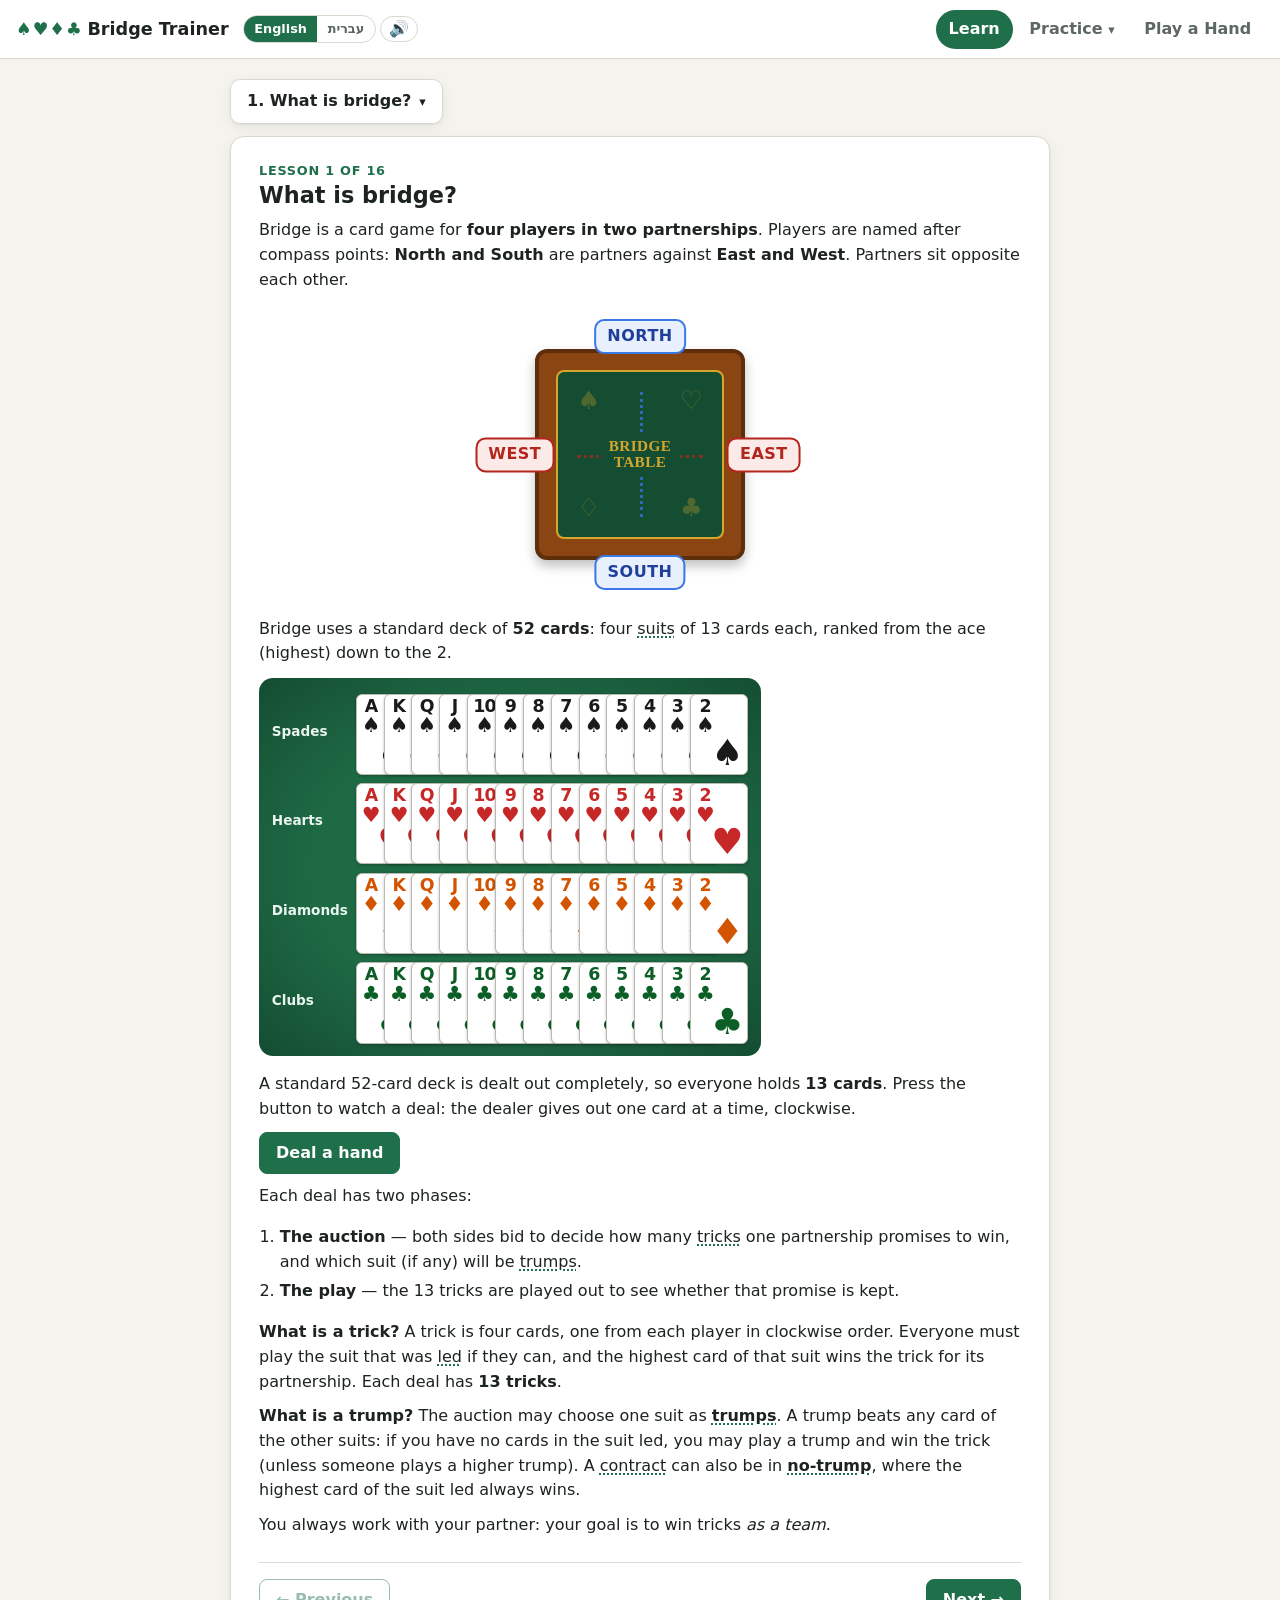
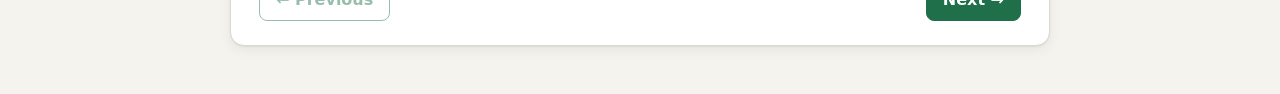
<file: index.html>
<!doctype html>
<html lang="en">
<head>
  <meta charset="utf-8">
  <meta name="viewport" content="width=device-width, initial-scale=1">
  <meta name="app-version" content="20261109-112418">
  <title>Bridge Trainer</title>
  <link rel="icon" href="data:image/svg+xml,<svg xmlns='http://www.w3.org/2000/svg' viewBox='0 0 100 100'><text y='.9em' font-size='90'>♠</text></svg>">
  <link rel="stylesheet" href="css/style.css?v=20261109-112418">
</head>
<body>
  <header class="topbar">
    <div class="brand">
      <span class="logo" dir="ltr">♠♥♦♣</span> <span data-he="מאמן ברידג'">Bridge Trainer</span>
      <div class="lang-switch" role="group" aria-label="Language">
        <button data-lang="en" lang="en">English</button>
        <button data-lang="he" lang="he">עברית</button>
      </div>
      <button class="sound-toggle" type="button"></button>
    </div>
    <nav class="tabs" aria-label="Main menu" data-he-label="תפריט ראשי">
      <button class="tab" data-tab="learn" data-he="שיעורים">Learn</button>
      <div class="menu practice-menu">
        <button class="tab menu-button" type="button" aria-haspopup="true" aria-expanded="false"><span id="practice-label" data-he="תרגול">Practice</span> <span class="caret" aria-hidden="true">▾</span></button>
        <div class="menu-list" hidden>
          <button type="button" data-tab="hcp" data-he="ספירת נקודות">Count Points</button>
          <button type="button" data-tab="opening" data-he="הכרזות פתיחה">Opening Bids</button>
          <button type="button" data-tab="responding" data-he="תשובות">Responding</button>
          <button type="button" data-tab="rebid" data-he="הכרזה חוזרת של הפותח">Opener's Rebid</button>
          <button type="button" data-tab="rrebid" data-he="הכרזה חוזרת של המשיב">Responder's Rebid</button>
          <button type="button" data-tab="overcalls" data-he="הכרזות התערבות">Overcalls</button>
          <button type="button" data-tab="conventions" data-he="מוסכמות">Conventions</button>
          <button type="button" data-tab="declarer" data-he="משחק הכרוז">Declarer Play</button>
          <button type="button" data-tab="defense" data-he="הגנה">Defense</button>
        </div>
      </div>
      <button class="tab" data-tab="play" data-he="שחקו יד">Play a Hand</button>
    </nav>
  </header>

  <main>
    <!-- Learn -->
    <section id="tab-learn" class="panel">
      <div class="learn-layout">
        <div class="menu lesson-menu" id="lesson-menu"></div>
        <article class="lesson card-surface" id="lesson-body"></article>
      </div>
    </section>

    <!-- Count points -->
    <section id="tab-hcp" class="panel" hidden>
      <div class="card-surface drill">
        <div class="drill-head">
          <div>
            <h2 data-he="ספרו את הנקודות הגבוהות">Count the high-card points</h2>
            <p class="muted" data-he="אס = 4, מלך = 3, מלכה = 2, נסיך = 1.">Ace = 4, King = 3, Queen = 2, Jack = 1.</p>
          </div>
          <div class="stats" id="hcp-stats"></div>
        </div>
        <div class="context" id="hcp-context" hidden></div>
        <div class="hand-area" id="hcp-hand"></div>
        <div class="answer-row">
          <label for="hcp-input" data-he="סך הנקודות">Total HCP</label>
          <input id="hcp-input" type="number" min="0" max="37" inputmode="numeric" autocomplete="off">
          <button class="btn" id="hcp-check" data-he="בדיקה">Check</button>
          <button class="btn secondary" id="hcp-next" data-he="יד חדשה">New hand</button>
        </div>
        <div class="feedback" id="hcp-feedback" aria-live="polite"></div>
      </div>
    </section>

    <!-- Opening bids -->
    <section id="tab-opening" class="panel" hidden>
      <div class="card-surface drill">
        <div class="drill-head">
          <div>
            <h2 data-he="מה הייתם פותחים?">What would you open?</h2>
            <p class="muted" data-he="אתם המחלקים. בחרו הכרזת פתיחה (שיטה אמריקאית סטנדרטית, בגרסה פשוטה).">You are the dealer. Choose your opening bid (simplified Standard American).</p>
          </div>
          <div class="stats" id="open-stats"></div>
        </div>
        <div class="context" id="open-context" hidden></div>
        <div class="hand-area" id="open-hand"></div>
        <div class="answer-row">
          <label class="check"><input type="checkbox" id="open-show-hcp"> <span data-he="הצגת נקודות">Show HCP</span></label>
          <span class="pill" id="open-hcp" hidden></span>
        </div>
        <div class="bids" id="open-bids"></div>
        <div class="feedback" id="open-feedback" aria-live="polite"></div>
        <div class="drill-nav">
          <button class="btn secondary" id="open-prev" disabled data-he="→ היד הקודמת">← Previous hand</button>
          <button class="btn" id="open-next" hidden data-he="היד הבאה ←">Next hand →</button>
        </div>
      </div>
    </section>

    <!-- Responding -->
    <section id="tab-responding" class="panel" hidden>
      <div class="card-surface drill">
        <div class="drill-head">
          <div>
            <h2 data-he="השיבו לשותף">Respond to partner</h2>
            <p class="muted" data-he="יש לכם 0-12 נקודות. בחרו תשובה (שיטה אמריקאית סטנדרטית, בגרסה פשוטה).">You hold 0–12 HCP. Choose your response (simplified Standard American).</p>
          </div>
          <div class="stats" id="resp-stats"></div>
        </div>
        <div class="context" id="resp-context"></div>
        <div class="hand-area" id="resp-hand"></div>
        <div class="answer-row">
          <label class="check"><input type="checkbox" id="resp-show-hcp"> <span data-he="הצגת נקודות">Show HCP</span></label>
          <span class="pill" id="resp-hcp" hidden></span>
        </div>
        <div class="bids" id="resp-bids"></div>
        <div class="feedback" id="resp-feedback" aria-live="polite"></div>
        <div class="drill-nav">
          <button class="btn secondary" id="resp-prev" disabled data-he="→ היד הקודמת">← Previous hand</button>
          <button class="btn" id="resp-next" hidden data-he="היד הבאה ←">Next hand →</button>
        </div>
      </div>
    </section>

    <!-- Opener's rebid -->
    <section id="tab-rebid" class="panel" hidden>
      <div class="card-surface drill">
        <div class="drill-head">
          <div>
            <h2 data-he="ההכרזה השנייה של הפותח">Opener's second bid</h2>
            <p class="muted" data-he="פתחתם והשותף השיב. בחרו את ההכרזה החוזרת שלכם (שיטה אמריקאית סטנדרטית, בגרסה פשוטה).">You opened and partner responded. Choose your rebid (simplified Standard American).</p>
          </div>
          <div class="stats" id="rebid-stats"></div>
        </div>
        <div class="context" id="rebid-context"></div>
        <div class="hand-area" id="rebid-hand"></div>
        <div class="answer-row">
          <label class="check"><input type="checkbox" id="rebid-show-hcp"> <span data-he="הצגת נקודות">Show HCP</span></label>
          <span class="pill" id="rebid-hcp" hidden></span>
        </div>
        <div class="bids" id="rebid-bids"></div>
        <div class="feedback" id="rebid-feedback" aria-live="polite"></div>
        <div class="drill-nav">
          <button class="btn secondary" id="rebid-prev" disabled data-he="→ היד הקודמת">← Previous hand</button>
          <button class="btn" id="rebid-next" hidden data-he="היד הבאה ←">Next hand →</button>
        </div>
      </div>
    </section>

    <!-- Responder's rebid -->
    <section id="tab-rrebid" class="panel" hidden>
      <div class="card-surface drill">
        <div class="drill-head">
          <div>
            <h2 data-he="ההכרזה השנייה של המשיב">Responder's second bid</h2>
            <p class="muted" data-he="השותף פתח, אתם השבתם, והשותף הכריז שוב. בחרו את ההכרזה הבאה שלכם (שיטה אמריקאית סטנדרטית, בגרסה פשוטה).">Partner opened, you responded, partner rebid. Choose your next bid (simplified Standard American).</p>
          </div>
          <div class="stats" id="rrebid-stats"></div>
        </div>
        <div class="context" id="rrebid-context"></div>
        <div class="hand-area" id="rrebid-hand"></div>
        <div class="answer-row">
          <label class="check"><input type="checkbox" id="rrebid-show-hcp"> <span data-he="הצגת נקודות">Show HCP</span></label>
          <span class="pill" id="rrebid-hcp" hidden></span>
        </div>
        <div class="bids" id="rrebid-bids"></div>
        <div class="feedback" id="rrebid-feedback" aria-live="polite"></div>
        <div class="drill-nav">
          <button class="btn secondary" id="rrebid-prev" disabled data-he="→ היד הקודמת">← Previous hand</button>
          <button class="btn" id="rrebid-next" hidden data-he="היד הבאה ←">Next hand →</button>
        </div>
      </div>
    </section>

    <!-- Overcalls -->
    <section id="tab-overcalls" class="panel" hidden>
      <div class="card-surface drill">
        <div class="drill-head">
          <div>
            <h2 data-he="הכרזות התערבות">Overcalls</h2>
            <p class="muted" data-he="יריב פתח. בחרו מה לעשות (שיטה אמריקאית סטנדרטית, בגרסה פשוטה).">An opponent has opened. Choose your action (simplified Standard American).</p>
          </div>
          <div class="stats" id="over-stats"></div>
        </div>
        <div class="context" id="over-context"></div>
        <div class="hand-area" id="over-hand"></div>
        <div class="answer-row">
          <label class="check"><input type="checkbox" id="over-show-hcp"> <span data-he="הצגת נקודות">Show HCP</span></label>
          <span class="pill" id="over-hcp" hidden></span>
        </div>
        <div class="bids" id="over-bids"></div>
        <div class="feedback" id="over-feedback" aria-live="polite"></div>
        <div class="drill-nav">
          <button class="btn secondary" id="over-prev" disabled data-he="→ היד הקודמת">← Previous hand</button>
          <button class="btn" id="over-next" hidden data-he="היד הבאה ←">Next hand →</button>
        </div>
      </div>
    </section>

    <!-- Conventions -->
    <section id="tab-conventions" class="panel" hidden>
      <div class="card-surface drill">
        <div class="drill-head">
          <div>
            <h2 data-he="מוסכמות">Conventions</h2>
            <p class="muted" data-he="תרגלו את המוסכמות הנפוצות של שיטת SAYC.">Practice the common conventions of the SAYC system.</p>
          </div>
          <div class="stats" id="conv-stats"></div>
        </div>
        <div class="answer-row">
          <label for="conv-filter" data-he="תרגול">Practice</label>
          <select id="conv-filter" class="select"><option value="all" data-he="כל המוסכמות (מעורב)">All conventions (mixed)</option></select>
        </div>
        <div class="context" id="conv-context"></div>
        <div class="hand-area" id="conv-hand"></div>
        <div class="answer-row">
          <label class="check"><input type="checkbox" id="conv-show-hcp"> <span data-he="הצגת נקודות">Show HCP</span></label>
          <span class="pill" id="conv-hcp" hidden></span>
        </div>
        <div class="bids" id="conv-bids"></div>
        <div class="feedback" id="conv-feedback" aria-live="polite"></div>
        <div class="drill-nav">
          <button class="btn secondary" id="conv-prev" disabled data-he="→ היד הקודמת">← Previous hand</button>
          <button class="btn" id="conv-next" hidden data-he="היד הבאה ←">Next hand →</button>
        </div>
      </div>
    </section>

    <!-- Declarer play -->
    <section id="tab-declarer" class="panel" hidden>
      <div class="card-surface drill">
        <h2 data-he="משחק הכרוז">Declarer play</h2>
        <div class="topic-groups" id="dp-topic"></div>
      </div>

      <div class="card-surface drill">
        <h3 id="dp-topic-title"></h3>
        <div class="lesson-text" id="dp-intro"></div>
        <p class="practice-row">
          <button class="btn" type="button" id="dp-practice"></button>
          <span class="muted" id="dp-practice-none" hidden></span>
        </p>
      </div>

      <div class="card-surface drill puzzle" id="dp-puzzle" hidden>
        <div class="drill-head">
          <h3 id="dp-title"></h3>
          <div class="puzzle-nav">
            <button class="btn secondary" id="dp-prev" data-he="→ הקודם">← Previous</button>
            <button class="btn secondary" id="dp-next" data-he="הבא ←">Next →</button>
          </div>
        </div>
        <div class="context" id="dp-setup"></div>
        <div class="play-actions">
          <button class="btn secondary" id="dp-hint" data-he="רמז">Hint</button>
          <button class="btn secondary" id="dp-reset" data-he="התחלה מחדש">Reset</button>
          <button class="btn secondary" id="dp-solution" data-he="הצגת הפתרון">Show solution</button>
        </div>
        <div class="status" id="dp-status" aria-live="polite"></div>
        <div class="trick-slots">
          <span class="ts-label" data-he="לקיחות:">Tricks:</span>
          <span class="ts-row" id="dp-slots" role="img"></span>
          <span class="ts-need" id="dp-need"></span>
          <span class="ts-legend" id="dp-legend"></span>
        </div>
        <div class="table puzzle-table">
          <div class="table-contract" id="dp-contract"></div>
          <div class="seat north" id="dp-seat-0"></div>
          <div class="seat west" id="dp-seat-3"></div>
          <div class="trick-area" id="dp-trick"></div>
          <div class="seat east" id="dp-seat-1"></div>
          <div class="seat south" id="dp-seat-2"></div>
        </div>
        <div class="feedback" id="dp-feedback" aria-live="polite"></div>
      </div>
    </section>

    <!-- Defense -->
    <section id="tab-defense" class="panel" hidden>
      <div class="card-surface drill">
        <div class="drill-head">
          <div>
            <h2 data-he="הובלות פתיחה">Opening leads</h2>
            <p class="muted" data-he="הובלת הפתיחה היא הקלף היחיד שהמגינים משחקים לפני שהם רואים את הדומם. בחרו את ההובלה לפי הספר.">The opening lead is the one card defenders play before seeing dummy. Pick the textbook lead.</p>
          </div>
          <div class="stats" id="lead-stats"></div>
        </div>
        <div class="context" id="lead-context"></div>
        <div class="hand-area" id="lead-hand"></div>
        <div class="feedback" id="lead-feedback" aria-live="polite"></div>
        <div id="lead-deal"></div>
        <button class="btn" id="lead-next" hidden data-he="היד הבאה ←">Next hand →</button>
      </div>
      <div class="card-surface drill defend-cta">
        <div>
          <h2 data-he="הגנו על יד שלמה">Defend a full hand</h2>
          <p class="muted" data-he="שבו במערב והגנו יחד עם שותף ממוחשב מול כרוז ממוחשב. הובילו את הובלת הפתיחה, ונסו לזכות במספיק לקיחות כדי להפיל את החוזה.">Sit West and defend with a computer partner against a computer declarer. Make the opening lead, then try to win enough tricks to defeat the contract.</p>
        </div>
        <button class="btn" id="defend-hand" data-he="להגנה על יד ←">Defend a hand →</button>
      </div>
    </section>

    <!-- Play -->
    <section id="tab-play" class="panel" hidden>
      <div class="play-bar card-surface">
        <div class="segmented" role="group" aria-label="Your role" data-he-label="התפקיד שלכם">
          <button id="play-mode-declare" data-he="כרוז">Declare</button>
          <button id="play-mode-defend" data-he="הגנה">Defend</button>
        </div>
        <div class="contract">
          <div class="muted small" data-he="חוזה">Contract</div>
          <div class="contract-bid" id="play-contract"></div>
        </div>
        <div class="goal" id="play-goal"></div>
        <div class="tally">
          <div><span class="muted small" data-he="צ-ד">N–S</span><b id="play-ns">0</b></div>
          <div><span class="muted small" data-he="מז-מע">E–W</span><b id="play-ew">0</b></div>
          <div><span class="muted small" data-he="עוד נדרשות">Still need</span><b id="play-need">0</b></div>
        </div>
        <div class="play-actions">
          <button class="btn secondary" id="play-hint" data-he="רמז">Hint</button>
          <button class="btn secondary" id="play-showall"></button>
          <button class="btn secondary" id="play-replay" data-he="שחקו שוב את החלוקה">Replay deal</button>
          <button class="btn" id="play-new" data-he="חלוקה חדשה">New deal</button>
        </div>
      </div>
      <div class="status" id="play-status" aria-live="polite"></div>

      <div class="table play-table">
        <div class="board-info" id="play-board"></div>
        <div class="auction-box" id="play-auction" aria-live="polite"></div>
        <div class="seat north" id="seat-0"></div>
        <div class="seat west" id="seat-3"></div>
        <div class="trick-area" id="trick-area"></div>
        <div class="seat east" id="seat-1"></div>
        <div class="seat south" id="seat-2"></div>
      </div>
      <div class="last-trick small muted" id="play-last"></div>
    </section>
  </main>

  <script src="js/i18n.js?v=20261109-112418"></script>
  <script src="js/menu.js?v=20261109-112418"></script>
  <script src="js/sound.js?v=20261109-112418"></script>
  <script src="js/cards.js?v=20261109-112418"></script>
  <script src="js/learn.js?v=20261109-112418"></script>
  <script src="js/glossary.js?v=20261109-112418"></script>
  <script src="js/practice-data.js?v=20261109-112418"></script>
  <script src="js/trainers.js?v=20261109-112418"></script>
  <script src="js/overcalls.js?v=20261109-112418"></script>
  <script src="js/conventions.js?v=20261109-112418"></script>
  <script src="js/defense.js?v=20261109-112418"></script>
  <script src="js/auction.js?v=20261109-112418"></script>
  <script src="js/play.js?v=20261109-112418"></script>
  <script src="js/advanced.js?v=20261109-112418"></script>
  <script src="js/declarer.js?v=20261109-112418"></script>
  <script src="js/update-check.js?v=20261109-112418"></script>
  <script src="js/main.js?v=20261109-112418"></script>
</body>
</html>
</file>
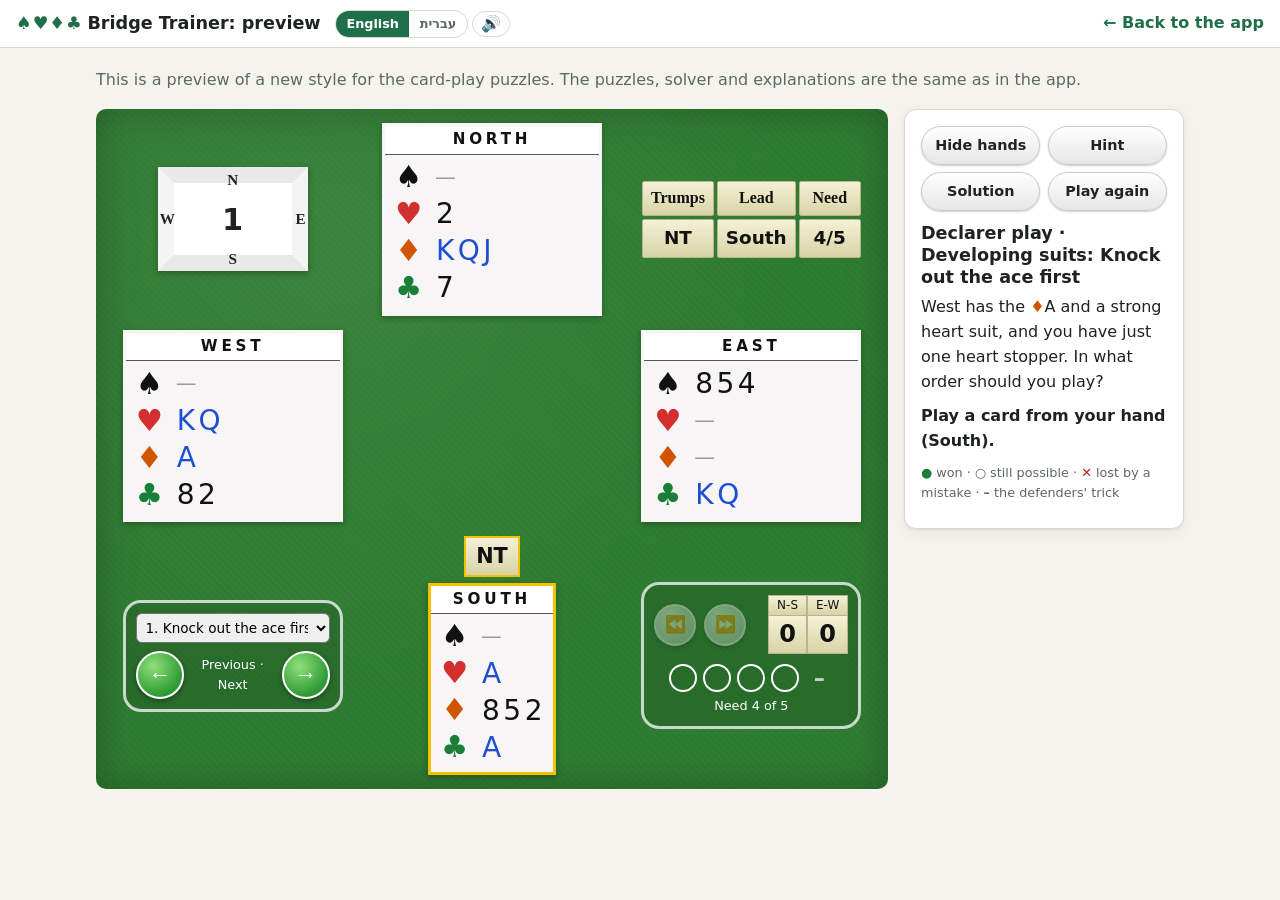
<file: mockup.html>
<!doctype html>
<html lang="en">
<head>
  <meta charset="utf-8">
  <meta name="viewport" content="width=device-width, initial-scale=1">
  <title>Bridge Trainer: diagram-style preview</title>
  <link rel="icon" href="data:image/svg+xml,<svg xmlns='http://www.w3.org/2000/svg' viewBox='0 0 100 100'><text y='.9em' font-size='90'>♠</text></svg>">
  <link rel="stylesheet" href="css/style.css?v=20261109-112418">
  <link rel="stylesheet" href="css/mockup.css?v=20261109-112418">
</head>
<body>
  <header class="topbar">
    <div class="brand">
      <span class="logo" dir="ltr">♠♥♦♣</span> <span data-he="מאמן ברידג': תצוגה מקדימה">Bridge Trainer: preview</span>
      <div class="lang-switch" role="group" aria-label="Language">
        <button data-lang="en" lang="en">English</button>
        <button data-lang="he" lang="he">עברית</button>
      </div>
      <button class="sound-toggle" type="button"></button>
    </div>
    <a class="back-link" href="index.html#declarer" data-he="→ חזרה לאפליקציה">← Back to the app</a>
  </header>

  <main class="mk">
    <p class="mk-note" data-he="זוהי תצוגה מקדימה של סגנון חדש לחידות משחק הקלפים. החידות, הפותר וההסברים זהים לאלה שבאפליקציה.">
      This is a preview of a new style for the card-play puzzles. The puzzles, solver and explanations are the same as in the app.</p>

    <div class="mk-board">
      <div class="felt">
        <div class="compass-box" id="mk-compass" aria-hidden="true"></div>
        <div class="hand north" id="mk-seat-0"></div>
        <div class="info-table" id="mk-info"></div>

        <div class="hand west" id="mk-seat-3"></div>
        <div class="trick" id="mk-trick"></div>
        <div class="hand east" id="mk-seat-1"></div>

        <div class="panel nav-panel">
          <label for="mk-select" class="visually-hidden" data-he="בחירת חידה">Choose a puzzle</label>
          <select id="mk-select" class="mk-select"></select>
          <div class="nav-buttons">
            <button class="round" id="mk-prev" aria-label="Previous puzzle" data-he-label="החידה הקודמת"><span class="arrow">←</span></button>
            <span class="nav-label" data-he="הקודמת · הבאה">Previous · Next</span>
            <button class="round" id="mk-next" aria-label="Next puzzle" data-he-label="החידה הבאה"><span class="arrow">→</span></button>
          </div>
        </div>
        <div class="south-wrap">
          <div class="contract-chip" id="mk-contract"></div>
          <div class="hand south" id="mk-seat-2"></div>
        </div>
        <div class="panel play-panel">
          <div class="step-buttons">
            <button class="round small" id="mk-back" aria-label="Step back" data-he-label="צעד אחורה"><span class="arrow">⏪</span></button>
            <button class="round small" id="mk-fwd" aria-label="Step forward" data-he-label="צעד קדימה"><span class="arrow">⏩</span></button>
          </div>
          <div class="counters">
            <div><span data-he="צ-ד">N-S</span><b id="mk-ns">0</b></div>
            <div><span data-he="מז-מע">E-W</span><b id="mk-ew">0</b></div>
          </div>
          <div class="slots-box">
            <div class="slots" id="mk-slots" role="img"></div>
            <div class="slots-need" id="mk-need"></div>
          </div>
        </div>
      </div>

      <aside class="side">
        <div class="side-buttons">
          <button class="pill-btn" id="mk-hide">Hide hands</button>
          <button class="pill-btn" id="mk-hint" data-he="רמז">Hint</button>
          <button class="pill-btn" id="mk-solution" data-he="פתרון">Solution</button>
          <button class="pill-btn" id="mk-replay" data-he="שחקו שוב">Play again</button>
        </div>
        <h2 id="mk-title"></h2>
        <p class="mk-idea" id="mk-idea"></p>
        <div class="mk-status" id="mk-status" aria-live="polite"></div>
        <p class="slots-legend" id="mk-legend"></p>
        <div class="feedback" id="mk-feedback" aria-live="polite"></div>
      </aside>
    </div>
  </main>

  <script src="js/i18n.js?v=20261109-112418"></script>
  <script src="js/sound.js?v=20261109-112418"></script>
  <script src="js/cards.js?v=20261109-112418"></script>
  <script src="js/practice-data.js?v=20261109-112418"></script>
  <script src="js/advanced.js?v=20261109-112418"></script>
  <script src="js/declarer.js?v=20261109-112418"></script>
  <script src="js/mockup.js?v=20261109-112418"></script>
</body>
</html>
</file>
<file: css/style.css>
:root {
  --bg: #f4f3ee;
  --surface: #ffffff;
  --text: #1c2320;
  --muted: #5d6863;
  --border: #dad9d0;
  --accent: #1f6f4a;
  --accent-hover: #185a3c;
  --accent-text: #ffffff;
  --accent-soft: #e3f1e9;
  --felt: #1e6a45;
  --felt-edge: #144d32;
  --felt-text: #e9f5ee;
  --good: #1d7a3a;
  --good-soft: #e5f4e9;
  --bad: #b3261e;
  --bad-soft: #fbeae8;
  --ns: #1f3f99;
  --ns-line: #3b78e7;
  --ns-soft: #e8f0fe;
  --red-suit: #c62828;
  /* Four-color suits, as on online bridge sites: diamonds orange and clubs green, so no two suits look alike. */
  --diamond-suit: #d35400;
  --club-suit: #0f6a2c;
  --hint: #f2b705;
  --shadow: 0 1px 2px rgba(0, 0, 0, .06), 0 4px 14px rgba(0, 0, 0, .06);
  --cw: 58px; /* card width */
  color-scheme: light;
}

@media (prefers-color-scheme: dark) {
  :root:not([data-theme="light"]) {
    --bg: #111513;
    --surface: #1a201d;
    --text: #e6ebe8;
    --muted: #9aa69f;
    --border: #2d3732;
    --accent: #3aa874;
    --accent-hover: #4cbb86;
    --accent-text: #0c1a12;
    --accent-soft: #1d3328;
    --felt: #164d33;
    --felt-edge: #0e3322;
    --good: #5cc785;
    --good-soft: #17301f;
    --bad: #f28b82;
    --bad-soft: #3a1c1a;
    --ns: #9cc0ff;
    --ns-line: #6b9bf2;
    --ns-soft: #1a2640;
    --red-suit: #ff7b72;
    --diamond-suit: #ffa257;
    --club-suit: #5fd38a;
    --shadow: 0 1px 2px rgba(0, 0, 0, .4), 0 4px 14px rgba(0, 0, 0, .3);
    color-scheme: dark;
  }
}

:root[data-theme="dark"] {
  --bg: #111513;
  --surface: #1a201d;
  --text: #e6ebe8;
  --muted: #9aa69f;
  --border: #2d3732;
  --accent: #3aa874;
  --accent-hover: #4cbb86;
  --accent-text: #0c1a12;
  --accent-soft: #1d3328;
  --felt: #164d33;
  --felt-edge: #0e3322;
  --good: #5cc785;
  --good-soft: #17301f;
  --bad: #f28b82;
  --bad-soft: #3a1c1a;
  --ns: #9cc0ff;
  --ns-line: #6b9bf2;
  --ns-soft: #1a2640;
  --red-suit: #ff7b72;
  --diamond-suit: #ffa257;
  --club-suit: #5fd38a;
  --shadow: 0 1px 2px rgba(0, 0, 0, .4), 0 4px 14px rgba(0, 0, 0, .3);
  color-scheme: dark;
}

* { box-sizing: border-box; }

body {
  margin: 0;
  background: var(--bg);
  color: var(--text);
  font: 16px/1.55 system-ui, -apple-system, "Segoe UI", Roboto, sans-serif;
}

h2 { margin: 0 0 .5rem; font-size: 1.4rem; line-height: 1.25; }
p { margin: .6rem 0; }
.muted { color: var(--muted); }
.small { font-size: .875rem; }
[hidden] { display: none !important; }

.suit { font-variant-emoji: text; }
.suit.red { color: var(--red-suit); }
.suit.s-D { color: var(--felt-diamond, var(--diamond-suit)); }
.suit.s-C { color: var(--felt-club, var(--club-suit)); }
/* Text written on the green felt needs lighter shades, or a green club disappears into it.
   The auction's call chips have their own page-colored background, so they go back to the normal shades. */
:is(.table, .fin-table, .deck-figure, .shape-felt, .compass .mid, .hand-area) { --felt-club: #8ff0b0; --felt-diamond: #ffb877; }
.bid-box td:not(.ask), .board-info { --felt-club: initial; --felt-diamond: initial; }

/* ---------- Header & tabs ---------- */

.topbar {
  position: sticky;
  top: 0;
  z-index: 10;
  display: flex;
  align-items: center;
  justify-content: space-between;
  flex-wrap: wrap;
  gap: .5rem 1.5rem;
  padding: .6rem 16px;
  background: var(--surface);
  border-bottom: 1px solid var(--border);
}
.brand { display: flex; align-items: center; gap: .3rem; font-weight: 700; font-size: 1.1rem; white-space: nowrap; }
.logo { color: var(--accent); letter-spacing: .05em; }
.lang-switch { display: inline-flex; margin-inline-start: .6rem; border: 1px solid var(--border); border-radius: 999px; overflow: hidden; }
.lang-switch button { font: inherit; font-size: .8rem; font-weight: 600; padding: .2rem .65rem; border: 0; background: none; color: var(--muted); cursor: pointer; }
.lang-switch button:hover:not(.active) { background: var(--accent-soft); color: var(--text); }
.lang-switch button.active { background: var(--accent); color: var(--accent-text); }
.sound-toggle { font: inherit; font-size: 1rem; line-height: 1; padding: .25rem .5rem; border: 1px solid var(--border); border-radius: 999px; background: none; cursor: pointer; }
.sound-toggle:hover { background: var(--accent-soft); }
.tabs { display: flex; flex-wrap: wrap; align-items: center; gap: .25rem; }
.tabs .tab {
  border: 0;
  background: none;
  color: var(--muted);
  font: inherit;
  font-weight: 600;
  padding: .45rem .8rem;
  border-radius: 999px;
  cursor: pointer;
  white-space: nowrap;
}
.tabs .tab:hover { color: var(--text); background: var(--accent-soft); }
.tabs .tab.active { color: var(--accent-text); background: var(--accent); }

/* Drop-down menus (js/menu.js): the Practice menu and the lesson picker. */
.menu { position: relative; }
.caret { font-size: .8em; }
.menu-list {
  position: absolute; z-index: 20; top: calc(100% + 4px); inset-inline-start: 0;
  display: flex; flex-direction: column; min-width: 100%; max-height: min(70vh, 34rem); overflow-y: auto;
  padding: .3rem; background: var(--surface); border: 1px solid var(--border); border-radius: 10px; box-shadow: 0 8px 24px rgba(0, 0, 0, .18);
}
.menu-list[hidden] { display: none; }
.menu-list button { font: inherit; text-align: start; white-space: nowrap; padding: .5rem .8rem; border: 0; border-radius: 7px; background: none; color: var(--text); cursor: pointer; }
.menu-list button:hover, .menu-list button:focus-visible { background: var(--accent-soft); outline: none; }
.menu-list button.active { color: var(--accent); font-weight: 700; background: var(--accent-soft); }

main { max-width: 1040px; margin: 0 auto; padding: 1.25rem 16px 3rem; }

.card-surface {
  background: var(--surface);
  border: 1px solid var(--border);
  border-radius: 14px;
  box-shadow: var(--shadow);
}

/* ---------- Buttons ---------- */

.btn {
  font: inherit;
  font-weight: 600;
  padding: .5rem 1rem;
  border-radius: 8px;
  border: 1px solid var(--accent);
  background: var(--accent);
  color: var(--accent-text);
  cursor: pointer;
}
.btn:hover:not(:disabled) { background: var(--accent-hover); border-color: var(--accent-hover); }
.btn.secondary { background: transparent; color: var(--accent); }
.btn.secondary:hover:not(:disabled) { background: var(--accent-soft); }
.btn:disabled { opacity: .45; cursor: default; }
/* A "Why?" button in a lesson that opens a short explanation below it. */
.why-more { margin: .5rem 0 .3rem; }
.why-more > summary { display: inline-block; list-style: none; font-size: .95rem; padding: .35rem .8rem; }
.why-more > summary::-webkit-details-marker { display: none; }
.why-more[open] > summary { background: var(--accent-soft); }
.why-more .why-body { margin-top: .5rem; padding: .2rem .9rem; border: 1px solid var(--border); border-radius: 8px; background: var(--accent-soft); }
.topic-groups { display: grid; gap: .6rem; margin-top: .6rem; }
.topic-group { display: flex; flex-wrap: wrap; align-items: center; gap: .35rem .75rem; }
.topic-group-label { min-width: 9.5rem; font-size: .85rem; font-weight: 600; color: var(--muted); }
.practice-row { display: flex; align-items: center; gap: .75rem; margin-top: 1rem; }
.drill-nav { display: flex; flex-wrap: wrap; gap: .6rem; align-items: center; }
button:focus-visible, input:focus-visible, .card:focus-visible { outline: 3px solid var(--hint); outline-offset: 2px; }

/* ---------- Learn ---------- */

.learn-layout { display: flex; flex-direction: column; gap: .75rem; max-width: 820px; margin: 0 auto; }
.lesson-menu { align-self: flex-start; max-width: 100%; }
.lesson-menu .menu-button { font: inherit; font-weight: 600; display: inline-flex; align-items: center; gap: .5rem; max-width: 100%; padding: .55rem 1rem; border: 1px solid var(--border); border-radius: 10px; background: var(--surface); color: var(--text); cursor: pointer; box-shadow: var(--shadow); }
.lesson-menu .menu-button > span:first-child { overflow: hidden; text-overflow: ellipsis; white-space: nowrap; }
.lesson-menu .menu-button:hover { border-color: var(--accent); }
.lesson-menu .menu-list { min-width: min(22rem, 90vw); }
.lesson { padding: 1.5rem 1.75rem; min-width: 0; }
.lesson h3 { margin: 1.4rem 0 .3rem; font-size: 1.1rem; }
.eyebrow { font-size: .8rem; font-weight: 700; text-transform: uppercase; letter-spacing: .06em; color: var(--accent); }
.lesson ul, .lesson ol { padding-inline-start: 1.3rem; }
.lesson li { margin: .3rem 0; }
.update-banner { position: fixed; inset-inline: 0; bottom: 0; z-index: 50; display: flex; flex-wrap: wrap; align-items: center; justify-content: center; gap: .5rem 1rem; padding: .7rem 1rem; background: var(--surface); border-top: 3px solid var(--accent); box-shadow: 0 -4px 14px rgba(0, 0, 0, .15); }
.update-close { background: none; border: none; color: var(--muted); font-size: 1.4rem; line-height: 1; cursor: pointer; padding: .2rem .4rem; }
.lesson-return { display: flex; flex-wrap: wrap; align-items: center; justify-content: space-between; gap: .6rem 1rem; margin-bottom: 1rem; padding: .6rem .9rem; border-radius: 12px; background: var(--accent-soft); }
.lesson-return-buttons { display: flex; flex-wrap: wrap; gap: .5rem; }
.lesson-nav { display: flex; justify-content: space-between; margin-top: 1.5rem; padding-top: 1rem; border-top: 1px solid var(--border); }

.tbl { border-collapse: collapse; margin: .75rem 0; width: 100%; max-width: 560px; }
.tbl th, .tbl td { border: 1px solid var(--border); padding: .4rem .65rem; text-align: start; }
.tbl th { background: var(--accent-soft); font-weight: 600; }
.holding { white-space: nowrap; } /* a card holding such as 9-7-5-2 stays on one line */
.finesse-link { font: inherit; font-weight: 600; text-align: start; padding: 0; border: 0; background: none; color: var(--accent); text-decoration: underline; text-underline-offset: 3px; cursor: pointer; }
.finesse-dialog { width: min(760px, calc(100% - 32px)); max-height: calc(100% - 32px); box-sizing: border-box; padding: 1rem 1.2rem; border: 1px solid var(--border); border-radius: 14px; background: var(--surface); color: var(--text); text-align: center; }
.finesse-dialog::backdrop { background: rgba(0, 0, 0, .55); }
.finesse-dialog h3 { margin: 0 0 .75rem; }
/* Example hands from the "Opening the bidding" table. */
.opening-dialog { width: min(560px, calc(100% - 32px)); }
.opening-felt { --cw: 44px; display: flex; flex-direction: column; align-items: center; gap: .5rem; padding: .7rem .8rem .8rem; color: var(--felt-text); }
.opening-info { margin: 0; font-size: 1rem; }
.opening-info, .example-why { --red-suit: #ff8a80; --diamond-suit: #ffb877; --club-suit: #8ff0b0; }
.example-why { margin: 0; align-self: stretch; padding-bottom: .5rem; border-bottom: 1px solid rgba(255, 255, 255, .25); line-height: 1.45; text-align: start; }
.opening-buttons { display: flex; justify-content: center; gap: .6rem; }
/* The "All balanced ranges" window from the 1NT row of the opening table. */
.balanced-btn { margin-inline-start: .5rem; padding: .15rem .55rem; font-size: .85rem; }
.balanced-intro { text-align: start; }
.balanced-table { margin: .6rem auto; text-align: start; }
.balanced-table td:first-child { white-space: nowrap; font-weight: 700; }
.balanced-table td:nth-child(2) { white-space: nowrap; }
.balanced-table tr.nt-open td { background: var(--accent-soft); }
/* The "Supporting partner's major" table in the Responding lesson: short bullet lists in the cells. */
.support-table td:first-child { white-space: nowrap; font-weight: 700; }
.support-table ul { margin: 0; padding-inline-start: 1.1rem; }
.support-table li { margin: .1rem 0; }
.fin-cases { display: grid; grid-template-columns: repeat(2, minmax(0, 1fr)); gap: .75rem; text-align: start; }
.fin-case { border: 2px solid var(--border); border-radius: 10px; padding: .5rem .6rem; }
.fin-case.good { border-color: var(--good); background: var(--good-soft); }
.fin-case.bad { border-color: var(--bad); background: var(--bad-soft); }
.fin-case.part { border-color: var(--hint); }
.fin-case p { margin: .5rem 0 0; font-size: .92rem; }
.fin-head { font-weight: 600; margin-bottom: .4rem; }
.fin-table { --cw: 40px; direction: ltr; display: grid; grid-template-areas: "n n n" "w c e" "s s s"; grid-template-columns: auto minmax(0, 1fr) auto; gap: .3rem 1rem; justify-items: center; padding: .4rem; border-radius: 10px; background: radial-gradient(ellipse at center, var(--felt) 55%, var(--felt-edge)); color: var(--felt-text); }
.fin-hand { display: flex; flex-direction: column; align-items: center; gap: .15rem; }
.fin-hand.n { grid-area: n; } .fin-hand.w { grid-area: w; justify-self: start; } .fin-hand.e { grid-area: e; justify-self: end; } .fin-hand.s { grid-area: s; }
.fin-label { font-size: .75rem; }
.fin-void { font-size: .85rem; font-style: italic; height: calc(var(--cw) * 1.4); display: flex; align-items: center; }
.fin-row { display: flex; align-items: center; gap: .6rem; }
.fin-trump { margin: -.3rem 0 .6rem; font-weight: 600; }
.fin-setup { margin: -.3rem 0 .7rem; }
.fin-legend { margin: -.4rem 0 .7rem; font-size: .85rem; color: var(--muted); }
/* Every card is positioned so the raised one keeps its place in the fan and doesn't hide the next card's corner. */
.fin-table .card { position: relative; }
.fin-table .card.led { transform: translateY(-10px); box-shadow: 0 0 0 3px var(--hint), 0 6px 12px rgba(0, 0, 0, .35); }
/* The card a defender plays in an example: pulled out of the fan so nothing overlaps it, lifted,
   and outlined with a pulsing ring, green when right, red when wrong. */
.fin-table .fan .card.pick { margin-left: 8px; transform: translateY(-8px); z-index: 1; --pick: #2e9e4f; animation: pick-pulse 1.6s ease-in-out infinite; }
.fin-table .fan .card.pick:first-child { margin-left: 0; }
.fin-table .fan .card.pick + .card { margin-left: 8px; }
.fin-table .fan .card.pick.wrong { --pick: #d32f2f; }
@keyframes pick-pulse {
  0%, 100% { box-shadow: 0 0 0 3px var(--pick), 0 4px 10px rgba(0, 0, 0, .35); }
  50% { box-shadow: 0 0 0 6px var(--pick), 0 4px 10px rgba(0, 0, 0, .35); }
}
@media (prefers-reduced-motion: reduce) { .fin-table .fan .card.pick { animation: none; box-shadow: 0 0 0 4px var(--pick), 0 4px 10px rgba(0, 0, 0, .35); } }
.fin-cases.single { grid-template-columns: minmax(0, 1fr); max-width: 26rem; margin-inline: auto; }
.fin-chance { margin: .9rem 0; padding: .5rem .7rem; border: 1px solid var(--border); border-radius: 8px; background: var(--accent-soft); font-weight: 600; }

.example { border-inline-start: 4px solid var(--accent); background: var(--accent-soft); border-radius: 10px; padding: .75rem 1rem; margin: 1rem 0; }
.example-title { font-weight: 600; margin-bottom: .4rem; }
.trick-row { display: flex; flex-wrap: wrap; gap: .5rem; }
.trick-row span { background: var(--surface); border: 1px solid var(--border); border-radius: 6px; padding: .2rem .55rem; }
.trick-row .win { border-color: var(--good); color: var(--good); font-weight: 700; }
/* A finished trick on a small table (Tricks and Trumps lessons). */
/* A table seen in perspective: a trapezoid (narrower at the far side) with a wooden rim and the
   cloth inside, behind upright cards and labels. */
.trick-picture-table { --cw: 48px; position: relative; isolation: isolate; direction: ltr; display: grid; grid-template-areas: ". n ." "w . e" ". s ."; grid-template-columns: 1fr auto 1fr; align-items: center; justify-items: center; gap: .1rem .8rem; max-width: 460px; margin: .6rem auto 1rem; padding: 1.1rem 2.2rem 1.4rem; color: var(--felt-text); filter: drop-shadow(0 10px 12px rgba(0, 0, 0, .35)); }
.trick-picture-table::before, .trick-picture-table::after { content: ''; position: absolute; z-index: -1; clip-path: polygon(9% 0, 91% 0, 100% 100%, 0 100%); }
.trick-picture-table::before { inset: 0; background: linear-gradient(#b07a48, #7a4a26); }
.trick-picture-table::after { inset: 11px 13px 13px; background: radial-gradient(ellipse at 50% 55%, #2f8a5c 0%, var(--felt) 55%, var(--felt-edge) 100%); }
.trick-picture-table .card { box-shadow: 0 6px 12px rgba(0, 0, 0, .45); }
.tp-seat.n .card { transform: rotate(-3deg); } .tp-seat.w .card { transform: rotate(-9deg); } .tp-seat.e .card { transform: rotate(8deg); } .tp-seat.s .card { transform: rotate(4deg); }
.tp-seat { display: flex; flex-direction: column; align-items: center; gap: .25rem; }
.tp-why { margin: .2rem 0 .6rem; } .trick-picture .tp-random { display: block; margin: 0 auto .4rem; }
/* The order of play: curved arrows from card to card, and each card's number in the trick. */
.tp-arrows { position: absolute; inset: 0; width: 100%; height: 100%; pointer-events: none; overflow: visible; }
.tp-arrows > path { fill: none; stroke: rgba(255, 255, 255, .85); stroke-width: 2.5; stroke-dasharray: 6 4; }
.tp-arrows { z-index: 0; } .tp-seat { position: relative; z-index: 1; } /* arrows run under the labels and cards */
.tp-num { position: absolute; top: -8px; right: -8px; width: 18px; height: 18px; border-radius: 50%; background: #1a1a1a; color: #fff; font-size: 11px; font-weight: 700; line-height: 18px; text-align: center; box-shadow: 0 0 0 2px #fff; }
.tp-seat.n { grid-area: n; } .tp-seat.e { grid-area: e; } .tp-seat.s { grid-area: s; } .tp-seat.w { grid-area: w; }
.tp-seat.w, .tp-seat.e { flex-direction: row; }
.tp-seat.w .tp-label { order: -1; }
.tp-label { display: flex; flex-direction: column; align-items: center; font-size: .78rem; line-height: 1.2; }
[dir="rtl"] .tp-label { direction: rtl; }
.tp-role { margin-top: .1rem; padding: .05rem .4rem; border-radius: 999px; background: rgba(0, 0, 0, .3); font-size: .7rem; font-weight: 700; }
.tp-seat.winner .tp-role { background: var(--hint); color: #1a1a1a; }
.trick-picture-table .card.winner { box-shadow: 0 0 0 3px var(--hint), 0 0 18px 6px rgba(242, 183, 5, .75), 0 6px 12px rgba(0, 0, 0, .45); }
.trick-picture-table .card.led { box-shadow: 0 0 0 2px #fff, 0 6px 12px rgba(0, 0, 0, .45); }
.ranking { display: flex; align-items: center; gap: .6rem; font-size: 1.5rem; font-weight: 700; margin: .5rem 0; }
.ranking span { color: var(--muted); font-size: 1rem; }
.score-card { border-radius: 12px; padding: .7rem .9rem .8rem; margin: .4rem 0 .6rem; border: 1px solid var(--border); background: var(--surface); }
.score-card.made { border-color: var(--good); }
.score-card.down { border-color: var(--bad); }
.score-title { margin-bottom: .5rem; }
.score-table { width: 100%; border-collapse: collapse; font-size: .95rem; }
.score-table td { padding: .35rem .4rem; border-bottom: 1px solid var(--border); }
.score-table td.how { color: var(--muted); white-space: nowrap; }
.score-table td.pts { text-align: end; font-weight: 700; white-space: nowrap; width: 5.5rem; }
.score-card.made td.pts { color: var(--good); }
.score-card.down td.pts { color: var(--bad); }
.score-table tr.total td { border-bottom: 0; font-weight: 700; padding-top: .5rem; }
.score-card.made tr.total td { background: var(--good-soft, rgba(46, 125, 50, .1)); }
.score-card.down tr.total td { background: var(--bad-soft, rgba(198, 40, 40, .1)); }
.score-table tr.total td:first-child { border-start-start-radius: 8px; border-end-start-radius: 8px; }
.score-table tr.total td:last-child { border-start-end-radius: 8px; border-end-end-radius: 8px; font-size: 1.1rem; }
.contract-chart { display: grid; gap: .6rem; margin: .5rem 0 1rem; }
.contract-group { border-radius: 12px; padding: .55rem .7rem .7rem; border: 1px solid var(--border); background: var(--surface); }
.contract-group-title { margin-bottom: .45rem; }
.contract-group-title span { color: var(--muted); font-size: .85rem; margin-inline-start: .35rem; }
.contract-tiles { display: flex; flex-wrap: wrap; gap: .35rem; }
.contract-tile { min-width: 3rem; padding: .3rem .45rem; border-radius: 8px; text-align: center; font-weight: 700; background: var(--bg, #f4f3ee); border: 1px solid var(--border); }
.contract-group.game { border-color: var(--accent); background: var(--accent-soft); }
.contract-group.game .contract-tile { background: var(--surface); border-color: var(--accent); }
.contract-group.small { border-color: #c99a2e; background: rgba(201, 154, 46, .12); }
.contract-group.small .contract-tile { background: var(--surface); border-color: #c99a2e; }
.contract-group.grand { border-color: #8a5cc2; background: rgba(138, 92, 194, .12); }
.contract-group.grand .contract-tile { background: var(--surface); border-color: #8a5cc2; }
.deck-figure { display: flex; flex-direction: column; width: fit-content; max-width: 100%; box-sizing: border-box; gap: .15rem; margin: .75rem 0 1rem; padding: .6rem .8rem .8rem; border-radius: 14px; background: radial-gradient(ellipse at center, var(--felt) 55%, var(--felt-edge)); overflow-x: auto; }
.deck-row { display: flex; align-items: center; gap: .75rem; direction: ltr; }
.deck-suit { width: 4.5rem; flex: none; color: var(--felt-text); font-size: .85rem; font-weight: 600; }
[dir="rtl"] .deck-suit { direction: rtl; text-align: left; }
.deck-figure .fan { padding-top: 6px; }
.shape-grid { --cw: 40px; display: grid; grid-template-columns: max-content 1fr; align-items: center; gap: .6rem 1rem; }
.shape-hand { display: contents; }
.shape-felt { max-width: 100%; box-sizing: border-box; padding: .1rem .6rem .6rem; border-radius: 10px; background: radial-gradient(ellipse at center, var(--felt) 55%, var(--felt-edge)); overflow-x: auto; }
.shape-hand figcaption { font-size: .95rem; }
/* The deal in "Declarer, dummy and defenders": each seat framed by its role. */
.roles-table { --cw: 40px; direction: ltr; display: grid; grid-template-areas: "n n n" "w c e" "s s s"; grid-template-columns: 1fr auto 1fr; gap: .5rem; margin: .5rem 0 1rem; padding: .6rem; border-radius: 14px; background: radial-gradient(ellipse at center, var(--felt) 55%, var(--felt-edge)); color: var(--felt-text); }
.roles-seat { display: flex; flex-direction: column; align-items: center; gap: .25rem; padding: .4rem .35rem .5rem; border: 2px solid rgba(255, 255, 255, .3); border-radius: 12px; }
.roles-seat.n { grid-area: n; } .roles-seat.w { grid-area: w; } .roles-seat.e { grid-area: e; } .roles-seat.s { grid-area: s; }
.roles-seat.declarer { border-color: var(--hint); background: rgba(242, 183, 5, .14); }
.roles-seat.dummy { border: 2px dashed #9cc7ff; background: rgba(156, 199, 255, .1); }
.roles-seat.defender { border-color: rgba(255, 150, 140, .85); background: rgba(255, 150, 140, .08); }
.roles-seat.defender .role-badge { color: #ffc4bc; font-weight: 700; }
.roles-label { text-align: center; font-size: .8rem; line-height: 1.3; }
[dir="rtl"] .roles-label { direction: rtl; }
.role-badge { display: block; font-size: .72rem; opacity: .95; }
.roles-seat.declarer .role-badge { color: #ffd54f; font-weight: 700; }
.roles-seat.dummy .role-badge { color: #bcd9ff; font-weight: 700; }
.roles-center { grid-area: c; align-self: center; display: flex; flex-direction: column; align-items: center; gap: .3rem; --cw: 40px; }
.roles-center .card.led { box-shadow: 0 0 0 3px var(--hint), 0 4px 10px rgba(0, 0, 0, .35); }
.roles-contract { font-weight: 700; font-size: .85rem; padding: .1rem .5rem; border-radius: 6px; background: #f1f1ee; color: #1a1a1a; --red-suit: #c62828; --diamond-suit: #d35400; --club-suit: #0f6a2c; }
[dir="rtl"] .roles-contract, [dir="rtl"] .roles-note { direction: rtl; }
.roles-note { font-size: .72rem; text-align: center; max-width: 7rem; }
.ladder {
  position: relative; display: flex; align-items: flex-end; height: 15rem; margin: .75rem 0 .25rem;
  padding: 0 0 2.2rem; border-bottom: 1px dashed var(--border);
}
.ladder-line { position: absolute; inset: 0; width: 100%; height: 100%; pointer-events: none; }
.ladder-line line { stroke: var(--accent); stroke-opacity: .35; stroke-width: 3; }
[dir="rtl"] .ladder-line { transform: scaleX(-1); }
.step {
  position: relative; flex: 1; display: flex; flex-direction: column; align-items: center; gap: .3rem;
  margin-bottom: calc(var(--i) * 1.9rem); outline: none; cursor: default;
}
.step-name { font-size: .85rem; color: var(--muted); transition: color .15s; }
.step-tile {
  width: 4rem; height: 4rem; display: flex; flex-direction: column; align-items: center; justify-content: center; gap: .1rem;
  background: var(--surface, #fff); border: 2px solid var(--border); border-radius: 12px;
  font-size: 1.6rem; font-weight: 700; line-height: 1; transform-origin: center top;
  transition: transform .15s, border-color .15s, background .15s, box-shadow .15s;
}
.step-tile .nt { font-size: 1.3rem; }
.step:focus-visible:not(.active) .step-tile { outline: 2px solid var(--accent); outline-offset: 3px; }
.step-tile > * { transition: opacity .15s; }
.step-tile small { font-size: .65rem; font-weight: 500; color: var(--muted); }
.ladder.has-active .step:not(.active) .step-name, .ladder.has-active .step:not(.active) .step-tile > * { opacity: .45; }
.step.active .step-tile {
  transform: scale(1.12); border-color: var(--accent); background: var(--accent-soft);
  box-shadow: 0 0 0 4px var(--accent-soft), 0 6px 14px rgba(0, 0, 0, .15);
}
.step.active .step-name { color: var(--accent); font-weight: 700; }
.ladder-end { position: absolute; bottom: .3rem; font-size: .75rem; padding: .1rem .55rem; border-radius: 999px; background: var(--accent-soft); color: var(--accent); }
.ladder-end.low { inset-inline-start: 0; }
.ladder-end.high { inset-inline-end: 0; }
.ladder-caption { min-height: 1.5em; margin-top: .3rem; }

.compass { position: relative; direction: ltr; width: min(100%, 340px); aspect-ratio: 1 / .84; margin: 1.2rem auto; }
/* A wooden table with a felt top; dotted lines join each pair of partners. */
.compass-table { position: absolute; inset: 13% 19%; padding: 5%; border-radius: 12px; background: #8b4513; border: 4px solid #5c2e0b; box-shadow: 0 6px 12px rgba(0, 0, 0, .25); }
.compass-felt { position: relative; height: 100%; border-radius: 8px; background: var(--felt-edge); border: 2px solid #d4a72c; }
.compass .line { position: absolute; }
.compass .line.ns { left: 50%; top: 12%; bottom: 12%; border-left: 3px dotted var(--ns-line); opacity: .7; }
.compass .line.ew { top: 50%; left: 12%; right: 12%; border-top: 3px dotted var(--bad); opacity: .7; }
.compass .mark { position: absolute; font-size: 1.6rem; line-height: 1; color: #d4a72c; opacity: .3; }
.compass .mark.tl { top: 10%; left: 12%; } .compass .mark.tr { top: 10%; right: 12%; }
.compass .mark.bl { bottom: 10%; left: 12%; } .compass .mark.br { bottom: 10%; right: 12%; }
.compass .mid { position: absolute; top: 50%; left: 50%; transform: translate(-50%, -50%); text-align: center; font-family: Georgia, serif; font-weight: 700; font-size: .95rem; line-height: 1.1; letter-spacing: .03em; text-transform: uppercase; color: #d4a72c; white-space: nowrap; padding: .2rem .4rem; border-radius: 6px; background: var(--felt-edge); }
.compass .seat { position: absolute; z-index: 1; padding: .2rem .7rem; border-radius: 10px; border: 2.5px solid; font-weight: 600; text-transform: uppercase; letter-spacing: .03em; white-space: nowrap; }
.compass .seat.n, .compass .seat.s { left: 50%; color: var(--ns); background: var(--ns-soft); border-color: var(--ns-line); }
.compass .seat.e, .compass .seat.w { top: 50%; color: var(--bad); background: var(--bad-soft); border-color: currentColor; }
.compass .seat.n { top: 13%; transform: translate(-50%, -85%); }
.compass .seat.s { bottom: 13%; transform: translate(-50%, 85%); }
.compass .seat.w { left: 19%; transform: translate(-75%, -50%); }
.compass .seat.e { right: 19%; transform: translate(75%, -50%); }

/* ---------- Drills ---------- */

.drill { padding: 1.5rem 1.75rem; }
.drill-head { display: flex; justify-content: space-between; gap: 1rem; flex-wrap: wrap; }
.drill-head p { margin: 0; }
.stats { font-size: .875rem; color: var(--muted); align-self: start; background: var(--bg); padding: .3rem .7rem; border-radius: 999px; }
.context { margin-top: 1rem; padding: .6rem 1rem; border-radius: 10px; background: var(--accent-soft); font-size: 1.05rem; }
.auction { border-collapse: collapse; margin-bottom: .5rem; }
.auction th { font-size: .8rem; font-weight: 600; color: var(--muted); text-align: start; padding: 0 0 .15rem; padding-inline-end: 1.4rem; }
.auction td { font-weight: 700; padding: .05rem 0; padding-inline-end: 1.4rem; }
.auction .ask { color: var(--accent); }
.hand-area { display: flex; justify-content: center; background: var(--felt); border-radius: 12px; padding: 1.5rem 1rem; margin: 1.25rem 0; overflow-x: auto; }
.answer-row { display: flex; align-items: center; gap: .6rem; flex-wrap: wrap; margin-bottom: 1rem; }
.answer-row label { font-weight: 600; }
.answer-row input[type="number"] {
  width: 5.5rem;
  font: inherit;
  padding: .45rem .6rem;
  border: 1px solid var(--border);
  border-radius: 8px;
  background: var(--bg);
  color: var(--text);
}
.answer-row input.right { border-color: var(--good); background: var(--good-soft); color: var(--good); font-weight: 700; }
.answer-row input.wrong { border-color: var(--bad); background: var(--bad-soft); color: var(--bad); font-weight: 700; animation: shake .35s ease; }
@keyframes shake { 20%, 60% { transform: translateX(-5px); } 40%, 80% { transform: translateX(5px); } }
@media (prefers-reduced-motion: reduce) { .answer-row input.wrong { animation: none; } }
.select { font: inherit; padding: .4rem .6rem; border: 1px solid var(--border); border-radius: 8px; background: var(--bg); color: var(--text); max-width: 100%; }
.check { display: inline-flex; align-items: center; gap: .4rem; font-weight: 500 !important; cursor: pointer; }
.pill { background: var(--accent-soft); color: var(--accent); font-weight: 700; padding: .2rem .7rem; border-radius: 999px; }

.feedback:empty { display: none; }
.feedback { padding: .8rem 1rem; border-radius: 10px; margin-bottom: 1rem; background: var(--bg); }
.feedback.good { background: var(--good-soft); border-inline-start: 4px solid var(--good); }
.feedback.bad { background: var(--bad-soft); border-inline-start: 4px solid var(--bad); }
.feedback.good strong { color: var(--good); }
.feedback.bad strong { color: var(--bad); }
.breakdown { margin-top: .35rem; }

.bids { display: grid; grid-template-columns: repeat(5, minmax(0, 1fr)); gap: .45rem; max-width: 460px; margin-bottom: 1rem; }
.bid {
  font: inherit;
  font-weight: 700;
  padding: .5rem 0;
  border: 1px solid var(--border);
  border-radius: 8px;
  background: var(--surface);
  color: var(--text);
  cursor: pointer;
}
.bid:hover:not(:disabled) { border-color: var(--accent); background: var(--accent-soft); }
.bid.pass { grid-column: 1 / -1; }
.bids.with-double .bid.pass { grid-column: span 3; }
.bids.with-double .bid.dbl { grid-column: span 2; }
.bids.with-redouble .bid.pass, .bids.with-redouble .bid.dbl { grid-column: span 2; }
.practice-count { font-size: .85rem; font-weight: 600; color: var(--accent); margin-bottom: .35rem; }
.bid:disabled { cursor: default; opacity: .55; }
.bid.correct { opacity: 1; border: 2px solid var(--good); background: var(--good-soft); }
.bid.wrong { opacity: 1; border: 2px solid var(--bad); background: var(--bad-soft); }

/* ---------- Playing cards ---------- */

.card {
  position: relative;
  flex: none;
  width: var(--cw);
  height: calc(var(--cw) * 1.4);
  border-radius: 6px;
  background: #fff;
  color: #1a1a1a;
  border: 1px solid #b9b9b0;
  box-shadow: 0 1px 3px rgba(0, 0, 0, .25);
  font-weight: 700;
  user-select: none;
  transition: transform .12s ease, box-shadow .12s ease;
}
.card.red { color: #c62828; }
/* Cards stay white in dark mode, so they keep the light-mode suit colors. */
.card.s-D { color: #d35400; }
.card.s-C { color: #0b5f26; }
.card .corner { position: absolute; top: 3px; left: 5px; display: flex; flex-direction: column; align-items: center; line-height: 1; }
.card .r { font-size: calc(var(--cw) * .3); letter-spacing: -.04em; }
.card .s { font-size: calc(var(--cw) * .36); }
.card .pip { position: absolute; right: 6%; bottom: 4%; font-size: calc(var(--cw) * .62); line-height: 1; }
.card.back {
  background: repeating-linear-gradient(45deg, #2c5aa8 0 5px, #3a6cc0 5px 10px);
  border: 3px solid #fff;
  box-shadow: 0 0 0 1px #b9b9b0, 0 1px 3px rgba(0, 0, 0, .25);
}

.fan { display: flex; padding-top: 10px; direction: ltr; }
.fan .card + .card { margin-left: calc(var(--cw) * -.52); }
.fan .card.gap { margin-left: calc(var(--cw) * -.52 + 8px); }

.suit-rows { display: flex; flex-direction: column; }
.suit-rows .fan + .fan { margin-top: calc(var(--cw) * -.75); }

.card.playable { cursor: pointer; }
.card.playable:hover, .card.playable:focus-visible { transform: translateY(-10px); box-shadow: 0 6px 12px rgba(0, 0, 0, .3); }
.card.dim { filter: brightness(.84) saturate(.85); }
.card.hint { box-shadow: 0 0 0 3px var(--hint), 0 6px 12px rgba(0, 0, 0, .3); transform: translateY(-10px); }
.card.counted { transform: translateY(-14px); }
.card.winner { box-shadow: 0 0 0 3px var(--hint), 0 4px 10px rgba(0, 0, 0, .35); }

/* ---------- Play table ---------- */

.segmented { display: inline-flex; border: 1px solid var(--accent); border-radius: 8px; overflow: hidden; }
.segmented button { font: inherit; font-weight: 600; font-size: .9rem; padding: .4rem .85rem; border: 0; background: transparent; color: var(--accent); cursor: pointer; }
.segmented button + button { border-inline-start: 1px solid var(--accent); }
.segmented button.active { background: var(--accent); color: var(--accent-text); }
.segmented button:hover:not(.active) { background: var(--accent-soft); }

.lesson-text ul, .lesson-text ol { padding-inline-start: 1.3rem; }
.lesson-text li { margin: .3rem 0; }
.puzzle { margin-top: 1.25rem; }
.puzzle h3 { margin: 0; font-size: 1.15rem; }
.puzzle-nav { display: flex; gap: .4rem; }
.puzzle-nav .btn, .puzzle .play-actions .btn { padding: .35rem .8rem; font-size: .9rem; }
.puzzle .play-actions { margin-top: .9rem; }
.table.puzzle-table { min-height: 0; margin-bottom: 1rem; }
.table.deal-table { --cw: 40px; margin-top: .5rem; padding: .6rem; gap: .4rem; grid-template-columns: 1fr minmax(180px, auto) 1fr; grid-template-areas: "w n e" "w c e" "w s e"; }
.deal-table .seat { min-height: 9.6rem; justify-content: flex-start; padding: .2rem; gap: .2rem; }
.deal-table .seat-label, .deal-table .muted { font-size: .8rem; }
.deal-table .fan { padding-top: 0; }
#lead-deal:not(:empty) { margin-bottom: 1rem; }
.lead-deal-title { font-weight: 600; margin-bottom: .4rem; }
.deal-center { grid-area: c; max-width: 240px; text-align: center; font-size: .9rem; line-height: 1.4; }
[dir="rtl"] .deal-center { direction: rtl; }
.table.trick-demo-table {
  --cw: 52px; min-height: 0; margin: .5rem 0 1rem; padding: .8rem; gap: .4rem;
  grid-template-areas: ". n ." "w c e" ". s ."; grid-template-columns: 1fr auto 1fr;
}
.trick-demo-table .seat { min-width: calc(var(--cw) + 2rem); }
.trick-demo-table .seat-label { font-size: .8rem; }
.seat.trick-winner { background: rgba(255, 255, 255, .12); box-shadow: inset 0 0 0 2px var(--hint); }
.card-slot { width: var(--cw); height: calc(var(--cw) * 1.4); border: 2px dashed rgba(255, 255, 255, .28); border-radius: 7px; box-sizing: border-box; }
.trick-center { grid-area: c; color: var(--felt-text); font-size: .9rem; text-align: center; min-width: 7rem; }
[dir="rtl"] .trick-center { direction: rtl; }
.auction-demo-head { display: flex; flex-wrap: wrap; gap: .4rem 1rem; align-items: baseline; margin-top: .5rem; }
.auction-demo .drill-nav { margin-top: .25rem; }
.drill-nav-gap { flex: 1; }
.bid-box { border-collapse: separate; border-spacing: 3px; background: rgba(0, 0, 0, .22); border-radius: 10px; padding: 3px; font-size: .85rem; }
.bid-box th { color: var(--felt-text); font-weight: 600; font-size: .75rem; padding: .2rem .35rem; min-width: 2.9rem; }
.bid-box th.dealer { text-decoration: underline; text-underline-offset: 3px; }
/* The whole auction in "The auction" lesson: the box on the felt with numbered notes beside it. */
.ap-wrap { display: flex; flex-wrap: wrap; align-items: center; gap: 1rem 1.4rem; margin: .4rem 0 1rem; }
.ap-box { background: var(--felt); padding: 6px; font-size: .95rem; border-spacing: 4px; direction: ltr; }
.ap-box th { min-width: 3.4rem; }
.ap-box td { position: relative; height: 2rem; }
.ap-box td.final { background: var(--hint); color: #1a1a1a; font-weight: 700; --red-suit: #c62828; --diamond-suit: #d35400; --club-suit: #0f6a2c; }
.ap-box td.closing { box-shadow: inset 0 0 0 2px #9cc7ff; }
.ap-num { position: absolute; top: -7px; right: -7px; width: 16px; height: 16px; border-radius: 50%; background: #1a1a1a; color: #fff; font-size: 10px; font-weight: 700; line-height: 16px; text-align: center; box-shadow: 0 0 0 2px #fff; }
.ap-notes { flex: 1 1 16rem; margin: 0; padding-inline-start: 1.3rem; }
.ap-notes li { margin: .25rem 0; }
.auction-picture .ap-random { margin: 0 0 1rem; }
.ask-box { margin: 0 auto .6rem; } .ask-box td.ask { background: transparent; color: var(--felt-text); }
.bid-box td { background: var(--surface); color: var(--text); border-radius: 6px; height: 1.7rem; padding: 0 .3rem; text-align: center; white-space: nowrap; }
.bid-box td:empty { background: transparent; }
.bid-box td.latest { box-shadow: 0 0 0 2px var(--hint); font-weight: 700; }
.bid-box td.ask { background: transparent; color: var(--felt-text); font-weight: 700; border: 1px dashed rgba(255, 255, 255, .5); }
[dir="rtl"] .bid-box { direction: ltr; }

/* Play a Hand's bidding box: top-right of the table, as on BBO (above the table on narrow screens). */
.table.play-table { grid-template-areas: "k n a" "w c e" ". s ."; }
/* Board number, vulnerability and dealer, contract and tricks, in the top-left corner. */
.board-info { grid-area: k; align-self: start; justify-self: start; display: flex; gap: .35rem; direction: ltr; }
.bi-board { position: relative; width: 4.2rem; height: 4.2rem; box-sizing: border-box; border: .6rem solid #f1f1ee; border-radius: 12px; background: #9ccbc9; display: grid; place-items: center; box-shadow: 0 2px 6px rgba(0, 0, 0, .3); }
.bi-board.vul-ns { border-top-color: #c62828; border-bottom-color: #c62828; }
.bi-board.vul-ew { border-left-color: #c62828; border-right-color: #c62828; }
.bi-num { font-size: 1.5rem; font-weight: 700; color: #1a1a1a; }
.bi-dealer { position: absolute; font-size: .6rem; font-weight: 800; line-height: 1; color: #1a1a1a; }
.bi-board.vul-ns .bi-dealer.top, .bi-board.vul-ns .bi-dealer.bottom, .bi-board.vul-ew .bi-dealer.left, .bi-board.vul-ew .bi-dealer.right { color: #fff; }
.bi-dealer.top { top: -.6rem; left: 50%; transform: translate(-50%, .05rem); }
.bi-dealer.bottom { bottom: -.6rem; left: 50%; transform: translate(-50%, -.05rem); }
.bi-dealer.left { left: -.6rem; top: 50%; transform: translate(.12rem, -50%); }
.bi-dealer.right { right: -.6rem; top: 50%; transform: translate(-.12rem, -50%); }
.bi-side { display: flex; flex-direction: column; gap: .3rem; }
.bi-contract { display: flex; flex-direction: column; align-items: center; padding: .15rem .5rem; border-radius: 8px; background: #9ccbc9; color: #1a1a1a; font-size: .75rem; line-height: 1.2; box-shadow: 0 2px 6px rgba(0, 0, 0, .3); }
.bi-bid { font-size: 1.15rem; font-weight: 800; --red-suit: #c62828; --diamond-suit: #d35400; --club-suit: #0f6a2c; }
.bi-tricks { display: flex; gap: .25rem; }
.bi-tricks div { display: flex; flex-direction: column; align-items: center; min-width: 2.1rem; padding: .1rem .3rem; border-radius: 6px; background: #17676b; color: #fff; }
.bi-tricks span { font-size: .6rem; opacity: .85; }
.bi-tricks b { font-size: 1.05rem; }
.auction-box { grid-area: a; align-self: start; justify-self: end; display: flex; flex-direction: column; align-items: center; gap: .35rem; max-width: 100%; }
.auction-box[hidden] { display: none; }
.auction-box .bid-box td { padding: 0; }
.auction-box .bid-box button { font: inherit; width: 100%; height: 100%; min-height: 1.7rem; padding: 0 .3rem; border: 0; border-radius: 6px; background: none; color: inherit; cursor: pointer; }
.auction-box .bid-box button:hover { box-shadow: inset 0 0 0 2px var(--accent); }
.auction-box .bid-box button.final { background: var(--hint); color: #1a1a1a; font-weight: 700; --red-suit: #c62828; --diamond-suit: #d35400; --club-suit: #0f6a2c; }
.auction-box .bid-box button.picked { box-shadow: inset 0 0 0 2px var(--accent); font-weight: 700; }
/* Seat names like a real bidding box: white when not vulnerable, red when vulnerable. */
.auction-box .bid-box th { background: #f1f1ee; color: #1a1a1a; border-radius: 6px; }
.auction-box .bid-box th.vul { background: #c62828; color: #fff; }
.auction-vul { color: var(--felt-text); font-size: .8rem; }
.auction-caption { max-width: 15rem; font-size: .8rem; line-height: 1.35; text-align: center; color: var(--felt-text); }
[dir="rtl"] .auction-caption { direction: rtl; }

/* The contract in the top-left corner of the Declarer Play table. */
.table.puzzle-table:not(.deal-table) { grid-template-areas: "k n ." "w c e" ". s ."; }
.table-contract { grid-area: k; align-self: start; justify-self: start; padding: .45rem .7rem; border-radius: 10px; background: rgba(0, 0, 0, .22); color: var(--felt-text); font-size: .78rem; line-height: 1.35; text-align: center; }
.table-contract[hidden] { display: none; }
.tc-bid { display: inline-block; margin-bottom: .2rem; padding: .1rem .55rem; border-radius: 6px; background: var(--surface); color: var(--text); font-size: 1.25rem; font-weight: 800; }
[dir="rtl"] .table-contract { direction: rtl; }
.puzzle .feedback ul { margin: .4rem 0; padding-inline-start: 1.2rem; }
.warn { color: var(--bad); font-weight: 600; }

/* Trick slots in the puzzles: won, still possible, lost through a mistake, the defenders' trick. */
.trick-slots { display: flex; flex-wrap: wrap; align-items: center; gap: .35rem .7rem; margin: -.3rem .25rem .9rem; }
.ts-label { font-weight: 600; }
.ts-row { display: inline-flex; gap: 6px; } /* follows the reading direction: the first trick is read first */
.ts-need { color: var(--muted); font-size: .9rem; }
.ts-legend { flex-basis: 100%; font-size: .8rem; color: var(--muted); }
.ts-mark {
  width: 24px;
  height: 24px;
  display: inline-flex;
  align-items: center;
  justify-content: center;
  border-radius: 50%;
  font-size: .85rem;
  font-weight: 800;
  line-height: 1;
  vertical-align: middle;
}
.ts-mark.won { background: var(--accent); }
.ts-mark.open { border: 2px solid var(--accent); }
.ts-mark.lost { border: 2px solid var(--bad); color: var(--bad); }
.ts-mark.theirs { color: var(--muted); font-size: 1.2rem; }
.ts-legend .ts-mark { width: 13px; height: 13px; font-size: .55rem; border-width: 1.5px; margin-inline-end: 2px; }
.ts-legend .ts-mark.theirs { font-size: .9rem; }

.defend-cta { margin-top: 1.25rem; display: flex; align-items: center; justify-content: space-between; gap: 1rem; flex-wrap: wrap; }
.defend-cta p { margin: 0; max-width: 560px; }
.card.wrong-pick { box-shadow: 0 0 0 3px var(--bad), 0 6px 12px rgba(0, 0, 0, .3); transform: translateY(-10px); }

.play-bar { display: flex; flex-wrap: wrap; align-items: center; gap: .75rem 1.5rem; padding: .9rem 1.25rem; }
.contract-bid { font-size: 1.8rem; font-weight: 800; line-height: 1.1; }
.goal { flex: 1 1 200px; color: var(--muted); }
.tally { display: flex; gap: 1.1rem; }
.tally div { display: flex; flex-direction: column; align-items: center; }
.tally b { font-size: 1.35rem; }
.play-actions { display: flex; flex-wrap: wrap; gap: .4rem; }
.play-actions .btn { padding: .4rem .8rem; font-size: .9rem; }

.status { min-height: 1.6em; margin: .9rem .25rem; font-weight: 500; }

.table {
  direction: ltr; /* compass positions never flip */
  display: grid;
  grid-template-areas: ". n ." "w c e" ". s .";
  grid-template-columns: 1fr minmax(240px, auto) 1fr;
  gap: 1rem;
  align-items: center;
  justify-items: center;
  background: radial-gradient(ellipse at center, var(--felt) 55%, var(--felt-edge));
  color: var(--felt-text);
  border-radius: 22px;
  padding: 1.25rem 1rem;
  min-height: 560px;
}
.seat { display: flex; flex-direction: column; align-items: center; gap: .35rem; padding: .5rem .75rem; border-radius: 12px; min-width: 0; max-width: 100%; }
.seat.north { grid-area: n; }
.seat.south { grid-area: s; }
.seat.east { grid-area: e; }
.seat.west { grid-area: w; }
.seat.to-play { background: rgba(255, 255, 255, .1); box-shadow: inset 0 0 0 2px var(--hint); }
.seat-label { font-size: .85rem; text-align: center; }
[dir="rtl"] .table .seat-label, [dir="rtl"] .table .muted, [dir="rtl"] .table .pile, [dir="rtl"] .table .result { direction: rtl; }
.seat-label span { opacity: .75; }
.seat .muted { color: var(--felt-text); opacity: .7; }

.pile { display: flex; align-items: center; gap: .5rem; --cw: 44px; font-size: .9rem; }

.trick-area { grid-area: c; position: relative; width: 240px; height: 230px; }
.slot { position: absolute; }
.slot.north { top: 0; left: 50%; transform: translateX(-50%); }
.slot.south { bottom: 0; left: 50%; transform: translateX(-50%); }
.slot.west { left: 0; top: 50%; transform: translateY(-50%); }
.slot.east { right: 0; top: 50%; transform: translateY(-50%); }

.result { position: absolute; inset: 0; display: flex; flex-direction: column; align-items: center; justify-content: center; text-align: center; background: var(--surface); color: var(--text); border-radius: 14px; padding: 1rem; box-shadow: var(--shadow); }
.result-title { font-size: 1.2rem; font-weight: 800; margin-bottom: .3rem; }
.result.good .result-title, .result.good .result-score { color: var(--good); }
.result.bad .result-title, .result.bad .result-score { color: var(--bad); }
.result-score { font-size: 1.8rem; font-weight: 800; margin-top: .3rem; }

.last-trick { margin: .75rem .25rem 0; min-height: 1.4em; }

/* ---------- Responsive ---------- */

@media (max-width: 860px) {
  .topbar { position: static; }
  .table {
    grid-template-areas: "n n" "w e" "c c" "s s";
    grid-template-columns: 1fr 1fr;
    min-height: 0;
  }
  .table.deal-table { --cw: 34px; grid-template-columns: 1fr 1fr; grid-template-areas: "n n" "w e" "s s" "c c"; }
  .deal-table .seat { min-height: 8.2rem; }
  /* The card-play puzzles keep the table layout (South below the trick, West and East beside it). */
  .table.puzzle-table:not(.deal-table) { grid-template-areas: "k n ." "w c e" ". s ."; grid-template-columns: 1fr auto 1fr; }
  /* Play a Hand too; North and South span the table so their 13 cards don't widen the middle column. */
  .table.play-table { grid-template-areas: "k a a" "n n n" "w c e" "s s s"; grid-template-columns: 1fr auto 1fr; }
  .auction-box { justify-self: center; }
  .auction-caption { max-width: 22rem; }
}

@media (max-width: 560px) {
  .trick-picture-table { --cw: 40px; padding: 1rem 1.6rem 1.2rem; gap: .1rem .4rem; }
  .tp-seat.w, .tp-seat.e { flex-direction: column; }
  .roles-table { --cw: 30px; padding: .4rem; gap: .35rem; }
  .fin-cases { grid-template-columns: minmax(0, 1fr); }
  .finesse-dialog { padding: .8rem; }
  :root { --cw: 42px; }
  .lesson, .drill { padding: 1.1rem 1rem; }
  .tbl { display: block; overflow-x: auto; font-size: .85rem; }
  .tbl th, .tbl td { padding: .3rem .4rem; }
  .card .corner { left: 3px; }
  .fan .card + .card { margin-left: calc(var(--cw) * -.58); }
  .fan .card.gap { margin-left: calc(var(--cw) * -.58 + 6px); }
  .seat { padding: .4rem .2rem; }
  .table { padding: .75rem .25rem; border-radius: 14px; gap: .5rem; }
  .trick-area { width: 190px; height: 190px; }
  .table.puzzle-table:not(.deal-table) { --cw: 34px; gap: .3rem; padding: .6rem .2rem; }
  .puzzle-table .trick-area { width: 112px; height: 132px; }
  .table.play-table { gap: .3rem; padding: .6rem .2rem; }
  .play-table .trick-area { --cw: 34px; width: 112px; height: 132px; }
  .play-table .seat.east, .play-table .seat.west { --cw: 34px; }
  .play-table .seat.long-suit { --cw: 28px; }
  .table.play-table.done { grid-template-areas: "k a a" "n n n" "w . e" "c c c" "s s s"; }
  .board-info { flex-direction: column; }
  .play-table.done .trick-area { width: 100%; height: auto; }
  .play-table.done .result { position: static; }
  .deck-row { gap: .4rem; }
  .shape-grid { --cw: 36px; grid-template-columns: minmax(0, 1fr); gap: .25rem; }
  .shape-hand figcaption { margin-bottom: .5rem; }
  .tabs .tab { padding: .4rem .55rem; font-size: .95rem; }
  .brand { font-size: 1rem; }
  .lang-switch { margin-inline-start: .3rem; }
  .lang-switch button { padding: .2rem .5rem; }
  .practice-prefix { display: none; } /* on a phone the highlighted Practice button shows just the drill */
  .deck-figure { --cw: 32px; padding: .5rem .6rem .7rem; }
  .deck-suit { width: 3.2rem; font-size: .75rem; }
  .ladder { height: 13rem; }
  .step { margin-bottom: calc(var(--i) * 1.5rem); }
  .step-tile { width: 3.2rem; height: 3.2rem; font-size: 1.3rem; }
  .step-name { font-size: .75rem; }
}

/* ---------- Right-to-left (Hebrew) ---------- */

[dir="rtl"] .breakdown { text-align: right; }

/* Glossary: marked words in the lessons, their popup, and the glossary page. */
.term { font: inherit; color: inherit; padding: 0; border: 0; background: none; cursor: help; text-decoration: underline dotted; text-decoration-color: var(--accent); text-underline-offset: 3px; text-decoration-thickness: 1.5px; }
.term:hover, .term[aria-expanded="true"] { color: var(--accent); }
.term-pop { position: absolute; z-index: 50; width: min(320px, calc(100vw - 32px)); box-sizing: border-box; padding: .7rem .9rem; border: 1px solid var(--border); border-radius: 10px; background: var(--surface); color: var(--text); box-shadow: 0 6px 20px rgba(0, 0, 0, .18); text-align: start; }
.term-pop p { margin: .35rem 0 .5rem; }
.term-other { color: var(--muted); font-size: .9em; font-weight: 400; }
.glossary-search { width: 100%; max-width: 360px; box-sizing: border-box; padding: .5rem .7rem; margin: .5rem 0 1rem; border: 1px solid var(--border); border-radius: 8px; background: var(--surface); color: var(--text); font: inherit; }
.glossary-list { margin: 0; }
.glossary-item { padding: .55rem 0; border-bottom: 1px solid var(--border); }
.glossary-item dd { margin: .2rem 0 0; }
/* The responding lesson's row for partner's 1NT: short steps, each with its "Why" box. */
.nt-respond p { margin: 0 0 .4rem; }
.nt-respond .why-more { margin: 0 0 .6rem; }
.nowrap { white-space: nowrap; }
/* Tables inside a "Why" box (the transfer follow-ups): a little tighter. */
.why-body .tbl { margin: .4rem 0 .6rem; }
.why-body .why-heading { margin: .8rem 0 0; font-size: 1.05em; }
/* The suit-split odds table in Declarer Play's Drawing trumps topic. */
.odds-table td { text-align: center; }
.odds-table td[rowspan] { vertical-align: middle; }
/* Finesse layouts: the "Play" button plays the suit out. The trick builds up in the middle of the
   table at full size; when it's complete, the winning partnership's cards get a green ring and the others a red one. */
.fin-trick { grid-area: c; align-self: center; display: grid; grid-template-areas: ". n ." "w . e" ". s ."; gap: 2px; justify-items: center; min-height: calc(var(--cw) * 3.6); }
.fin-slot.n { grid-area: n; } .fin-slot.w { grid-area: w; } .fin-slot.e { grid-area: e; } .fin-slot.s { grid-area: s; }
.fin-trick .card.won, .fin-table .fin-hand .card.played.won { box-shadow: 0 0 0 4px #1f9d48, 0 4px 10px rgba(0, 0, 0, .35); }
.fin-trick .card.lost, .fin-table .fin-hand .card.played.lost { box-shadow: 0 0 0 4px #e0332f, 0 4px 10px rgba(0, 0, 0, .35); }
/* Played cards back in the hand keep their ring, dimmed by greying the face so the ring keeps its full color. */
.fin-table .fin-hand .card.played { background: #d6d6d6; }
.fin-table .fin-hand .card.played > * { opacity: .45; }
.fin-play { margin-top: .5rem; }
.fin-rounds { margin: .5rem 0 0; padding-inline-start: 1.3rem; font-size: .9rem; }
.fin-rounds li { margin: .15rem 0; }
.fin-sum { margin: .3rem 0 0; font-size: .92rem; }
.why-body .tbl td[rowspan] { vertical-align: middle; }
/* A heading row that splits a table into sections, e.g. constructive and obstructive openings. */
.tbl tr.tbl-section th { background: var(--surface); color: var(--accent); border-top: 2px solid var(--accent); padding-top: .55rem; }
.tbl tr.tbl-section.obstructive th { color: var(--bad); border-top-color: var(--bad); }
.tbl tr.tbl-section.neutral th { color: var(--muted); border-top-color: var(--border); }
/* Squeeze "Example" drawings: the ending suit by suit, labels for threats, guards and the free
   suit, and curved arrows from each threat to its guard. */
.sq-diagram { position: relative; direction: ltr; display: grid; grid-template-areas: ". n ." "w c e" ". s ."; grid-template-columns: 1fr auto 1fr; gap: 1.2rem .8rem; align-items: center; justify-items: center; padding: 1rem .6rem; margin: .4rem 0 .8rem; border: 1px solid var(--border); border-radius: 12px; background: var(--surface); }
.sq-hand { font-size: 1.1rem; }
.sq-hand.n { grid-area: n; } .sq-hand.w { grid-area: w; } .sq-hand.e { grid-area: e; } .sq-hand.s { grid-area: s; }
.sq-label { font-size: .75rem; color: var(--muted); margin-bottom: .2rem; }
.sq-row { display: flex; align-items: center; gap: .45rem; min-height: 1.7rem; white-space: nowrap; }
.sq-suit { display: inline-block; width: 1.1em; text-align: center; }
.sq-ranks { font-weight: 700; min-width: 1.4em; }
.sq-tag { font-size: .68rem; font-weight: 700; letter-spacing: .03em; text-transform: uppercase; padding: .05rem .45rem; border-radius: 999px; border: 1.5px solid; }
.sq-tag.threat { color: var(--accent); }
.sq-tag.guard { color: var(--bad); }
.sq-tag.free { color: #a86b00; }
.sq-table { grid-area: c; width: 3.4rem; height: 3.4rem; border: 2px solid var(--muted); border-radius: 6px; }
.sq-arrows { position: absolute; inset: 0; width: 100%; height: 100%; pointer-events: none; overflow: visible; }
.sq-arrows .sq-arrow { fill: none; stroke: var(--accent); stroke-width: 2; }
.sq-arrows marker path { fill: var(--accent); }
.sq-tag.shared { color: #7b3fa0; }
.sq-arrows .sq-arrow.shared { stroke: #7b3fa0; stroke-dasharray: 6 4; }
.sq-arrows marker.shared path { fill: #7b3fa0; }
.sq-text { text-align: start; }
.sq-text p { margin: .4rem 0; }
</file>
<file: css/mockup.css>
/* Diagram-style preview of the card-play puzzles (mockup.html). Loaded after style.css. */

.back-link { font-weight: 600; color: var(--accent); text-decoration: none; }
.back-link:hover { text-decoration: underline; }
.visually-hidden { position: absolute; width: 1px; height: 1px; overflow: hidden; clip: rect(0 0 0 0); white-space: nowrap; }

.mk { max-width: 1120px; }
.mk-note { color: var(--muted); margin: 0 0 1rem; }

.mk-board { direction: ltr; display: grid; grid-template-columns: minmax(0, 1fr) 280px; gap: 1rem; align-items: start; }
[dir="rtl"] .side { direction: rtl; }

/* ---------- The table ---------- */

.felt {
  direction: ltr; /* compass positions never flip */
  display: grid;
  grid-template-areas:
    "compass north info"
    "west    trick east"
    "nav     south play";
  grid-template-columns: 1fr 1fr 1fr;
  gap: 14px;
  align-items: center;
  justify-items: center;
  padding: 14px;
  border-radius: 10px;
  background:
    radial-gradient(circle at 30% 20%, rgba(255, 255, 255, .06), transparent 60%),
    repeating-linear-gradient(45deg, rgba(0, 0, 0, .035) 0 2px, transparent 2px 5px),
    #2f7d32;
  box-shadow: inset 0 0 40px rgba(0, 0, 0, .25);
}
[dir="rtl"] .felt .hand-name, [dir="rtl"] .felt .nav-panel { direction: rtl; }
[dir="rtl"] .hand-name { letter-spacing: normal; }

.north { grid-area: north; }
.south-wrap { grid-area: south; display: flex; flex-direction: column; align-items: center; gap: 6px; }
.west { grid-area: west; }
.east { grid-area: east; }
.compass-box { grid-area: compass; }
.info-table { grid-area: info; }
.trick { grid-area: trick; }
.nav-panel { grid-area: nav; }
.play-panel { grid-area: play; }

/* ---------- Hand diagrams ---------- */

.hand {
  width: 100%;
  max-width: 220px;
  background: #f7f5f6;
  color: #111;
  border: 3px solid transparent;
  box-shadow: 0 2px 6px rgba(0, 0, 0, .3);
}
.hand.to-play { border-color: #f2c200; }
.hand-name {
  text-align: center;
  font-weight: 800;
  letter-spacing: .25em;
  text-transform: uppercase;
  font-size: .95rem;
  padding: 2px 0;
  border-bottom: 1px solid #555;
  background: #fff;
}
.hand-body { padding: 4px 10px 6px; }
.suit-row { display: flex; align-items: center; gap: 2px; min-height: 37px; font-size: 1.75rem; line-height: 1; }
.suit-row .sym { width: 1.25em; font-size: 1.9rem; color: #111; }
.sym.red, .red { color: #d32f2f; }
.sym.s-D, .s-D { color: #d35400; }
.sym.s-C, .s-C { color: #1a7f37; }
.pc {
  font: inherit;
  color: #111;
  background: none;
  border: 0;
  padding: 1px 1px;
  border-radius: 4px;
  letter-spacing: -.02em;
}
.pc.honor { color: #1f4fd1; }
.pc.playable { cursor: pointer; }
.pc.playable:hover, .pc.playable:focus-visible { background: #ffe680; outline: none; }
.pc.hinted { background: #ffe680; box-shadow: 0 0 0 2px #f2c200; }
.pc.dim { opacity: .35; cursor: default; }
.void, .hidden-cards { color: #999; font-size: 1.3rem; }

/* ---------- Compass and contract table ---------- */

.compass-box {
  position: relative;
  width: 150px;
  height: 104px;
  background: #fff;
  border: 1px solid #333;
  box-shadow: 0 2px 6px rgba(0, 0, 0, .3);
  /* Bars on each side (white = not vulnerable). */
  border-top: 16px solid #e9e9e9;
  border-bottom: 16px solid #e9e9e9;
  border-left: 16px solid #f4f4f4;
  border-right: 16px solid #f4f4f4;
}
.cp { position: absolute; font-weight: 700; font-family: Georgia, serif; color: #222; font-size: .95rem; }
.cp.n { top: -15px; left: 50%; transform: translateX(-50%); }
.cp.s { bottom: -15px; left: 50%; transform: translateX(-50%); }
.cp.w { left: -14px; top: 50%; transform: translateY(-50%); }
.cp.e { right: -14px; top: 50%; transform: translateY(-50%); }
.cp.num { inset: 0; display: flex; align-items: center; justify-content: center; font-size: 1.9rem; font-family: inherit; }

.info-table table { border-collapse: separate; border-spacing: 3px; }
.info-table th, .info-table td {
  min-width: 62px;
  text-align: center;
  padding: 4px 8px;
  background: linear-gradient(#f4f1d7, #d8d3a6);
  color: #111;
  border: 1px solid #b9b48a;
  border-radius: 2px;
}
.info-table th { font-family: Georgia, serif; font-size: 1rem; }
.info-table td { font-size: 1.15rem; font-weight: 700; }

.contract-chip {
  min-width: 52px;
  text-align: center;
  font-size: 1.3rem;
  font-weight: 700;
  padding: 2px 10px;
  background: linear-gradient(#f4f1d7, #d8d3a6);
  border: 2px solid #f2c200;
  color: #111;
}

/* ---------- Trick area ---------- */

.trick { position: relative; width: 100%; max-width: 230px; height: 190px; }
.chip {
  position: absolute;
  display: flex;
  align-items: center;
  gap: 2px;
  padding: 4px 12px;
  font-size: 1.6rem;
  font-weight: 600;
  color: #111;
  background: linear-gradient(#fbf9ec, #ddd8b2);
  border: 1px solid #b9b48a;
  box-shadow: 0 2px 4px rgba(0, 0, 0, .3);
}
.chip .sym { font-size: 1.8rem; }
.chip.won { border: 2px solid #f2c200; }
.chip.finished { opacity: .8; }
.chip.at-n { top: 0; left: 50%; transform: translateX(-50%); }
.chip.at-s { bottom: 0; left: 50%; transform: translateX(-50%); }
.chip.at-w { left: 0; top: 50%; transform: translateY(-50%); }
.chip.at-e { right: 0; top: 50%; transform: translateY(-50%); }

/* ---------- Control panels ---------- */

.panel {
  width: 100%;
  max-width: 220px;
  border: 3px solid rgba(255, 255, 255, .75);
  border-radius: 18px;
  padding: 10px;
  background: rgba(0, 0, 0, .12);
  color: #fff;
}
.mk-select { width: 100%; font: inherit; font-size: .85rem; padding: .3rem; border-radius: 6px; margin-bottom: .5rem; }
.nav-buttons { display: flex; align-items: center; justify-content: space-between; gap: .4rem; }
.nav-label { font-size: .8rem; text-align: center; }

.round {
  width: 48px;
  height: 48px;
  flex: none;
  border-radius: 50%;
  border: 2px solid #fff;
  background: radial-gradient(circle at 35% 30%, #8ee07a, #2f9a35 70%);
  color: #fff;
  font-size: 1.4rem;
  font-weight: 800;
  cursor: pointer;
  box-shadow: 0 2px 5px rgba(0, 0, 0, .35);
}
.round.small { width: 42px; height: 42px; font-size: 1.05rem; background: radial-gradient(circle at 35% 30%, #fff, #c9d6c9 70%); color: #1f6b25; }
.round:disabled { opacity: .4; cursor: default; }
.round .arrow { display: inline-block; }

.play-panel { display: grid; grid-template-columns: auto 1fr; gap: 10px 8px; align-items: center; }
.step-buttons { display: flex; gap: 8px; }
.counters { display: flex; justify-self: end; }
.counters div { display: flex; flex-direction: column; align-items: center; }
.counters span { font-size: .75rem; background: linear-gradient(#f4f1d7, #d8d3a6); color: #111; padding: 0 8px; border: 1px solid #b9b48a; }
.counters b { font-size: 1.5rem; background: linear-gradient(#f4f1d7, #d8d3a6); color: #111; width: 100%; text-align: center; border: 1px solid #b9b48a; border-top: 0; }

/* Trick slots: one per trick in the puzzle. */
.slots-box { grid-column: 1 / -1; display: flex; flex-direction: column; align-items: center; gap: 4px; }
.slots { display: flex; gap: 6px; direction: ltr; }
.slot-mark {
  width: 28px;
  height: 28px;
  display: flex;
  align-items: center;
  justify-content: center;
  border-radius: 50%;
  font-size: 1rem;
  font-weight: 800;
  line-height: 1;
}
.slot-mark.won { background: #fff; color: #2f7d32; font-size: 1.5rem; }
.slot-mark.open { border: 2px solid #fff; color: transparent; }
.slot-mark.lost { background: #fff; color: #c62828; border: 2px solid #c62828; }
.slot-mark.theirs { color: rgba(255, 255, 255, .7); font-size: 1.4rem; }
.slots-need { font-size: .8rem; color: #fff; }
.slots-legend { font-size: .8rem; color: var(--muted); margin: 0 0 .6rem; }
.slots-legend b { font-weight: 800; }
.slots-legend .won { color: var(--good); }
.slots-legend .lost { color: var(--bad); }

/* ---------- Side panel ---------- */

.side { background: var(--surface); border: 1px solid var(--border); border-radius: 12px; padding: 1rem; box-shadow: var(--shadow); }
.side h2 { font-size: 1.1rem; margin: .75rem 0 .4rem; }
.side-buttons { display: grid; grid-template-columns: 1fr 1fr; gap: .45rem; }
.pill-btn {
  font: inherit;
  font-weight: 600;
  font-size: .9rem;
  padding: .45rem .5rem;
  border-radius: 999px;
  border: 1px solid #c9c9c9;
  background: linear-gradient(#fff, #e6e6e6);
  color: #222;
  cursor: pointer;
  box-shadow: 0 1px 2px rgba(0, 0, 0, .2);
}
.pill-btn:hover:not(:disabled) { background: linear-gradient(#fff, #d9e9d9); }
.pill-btn:disabled { opacity: .5; cursor: default; }
.mk-idea { margin: 0 0 .6rem; }
.mk-status { font-weight: 600; margin-bottom: .6rem; }
.mk-status.warn { color: var(--bad); }
.side .feedback ul { margin: .4rem 0; padding-inline-start: 1.2rem; }

/* ---------- Narrow screens ---------- */

@media (max-width: 900px) {
  .mk-board { grid-template-columns: 1fr; }
}

@media (max-width: 640px) {
  .felt {
    grid-template-areas:
      "compass info"
      "north   north"
      "west    east"
      "trick   trick"
      "south   south"
      "nav     nav"
      "play    play";
    grid-template-columns: 1fr 1fr;
    gap: 10px;
    padding: 10px 8px;
  }
  .compass-box { width: 96px; height: 76px; border-width: 13px; }
  .cp { font-size: .8rem; }
  .cp.n { top: -13px; } .cp.s { bottom: -13px; } .cp.w { left: -12px; } .cp.e { right: -12px; }
  .cp.num { font-size: 1.5rem; }
  .suit-row { font-size: 1.4rem; min-height: 30px; }
  .suit-row .sym { font-size: 1.5rem; }
  .hand-name { font-size: .8rem; letter-spacing: .15em; }
  .trick { height: 150px; }
  .chip { font-size: 1.25rem; padding: 3px 8px; }
  .chip .sym { font-size: 1.35rem; }
  .info-table th, .info-table td { min-width: 0; padding: 3px 5px; font-size: .85rem; }
  .info-table table { border-spacing: 2px; }
  .panel { padding: 8px; max-width: none; }
  .play-panel { grid-template-columns: auto 1fr; }
}
</file>
